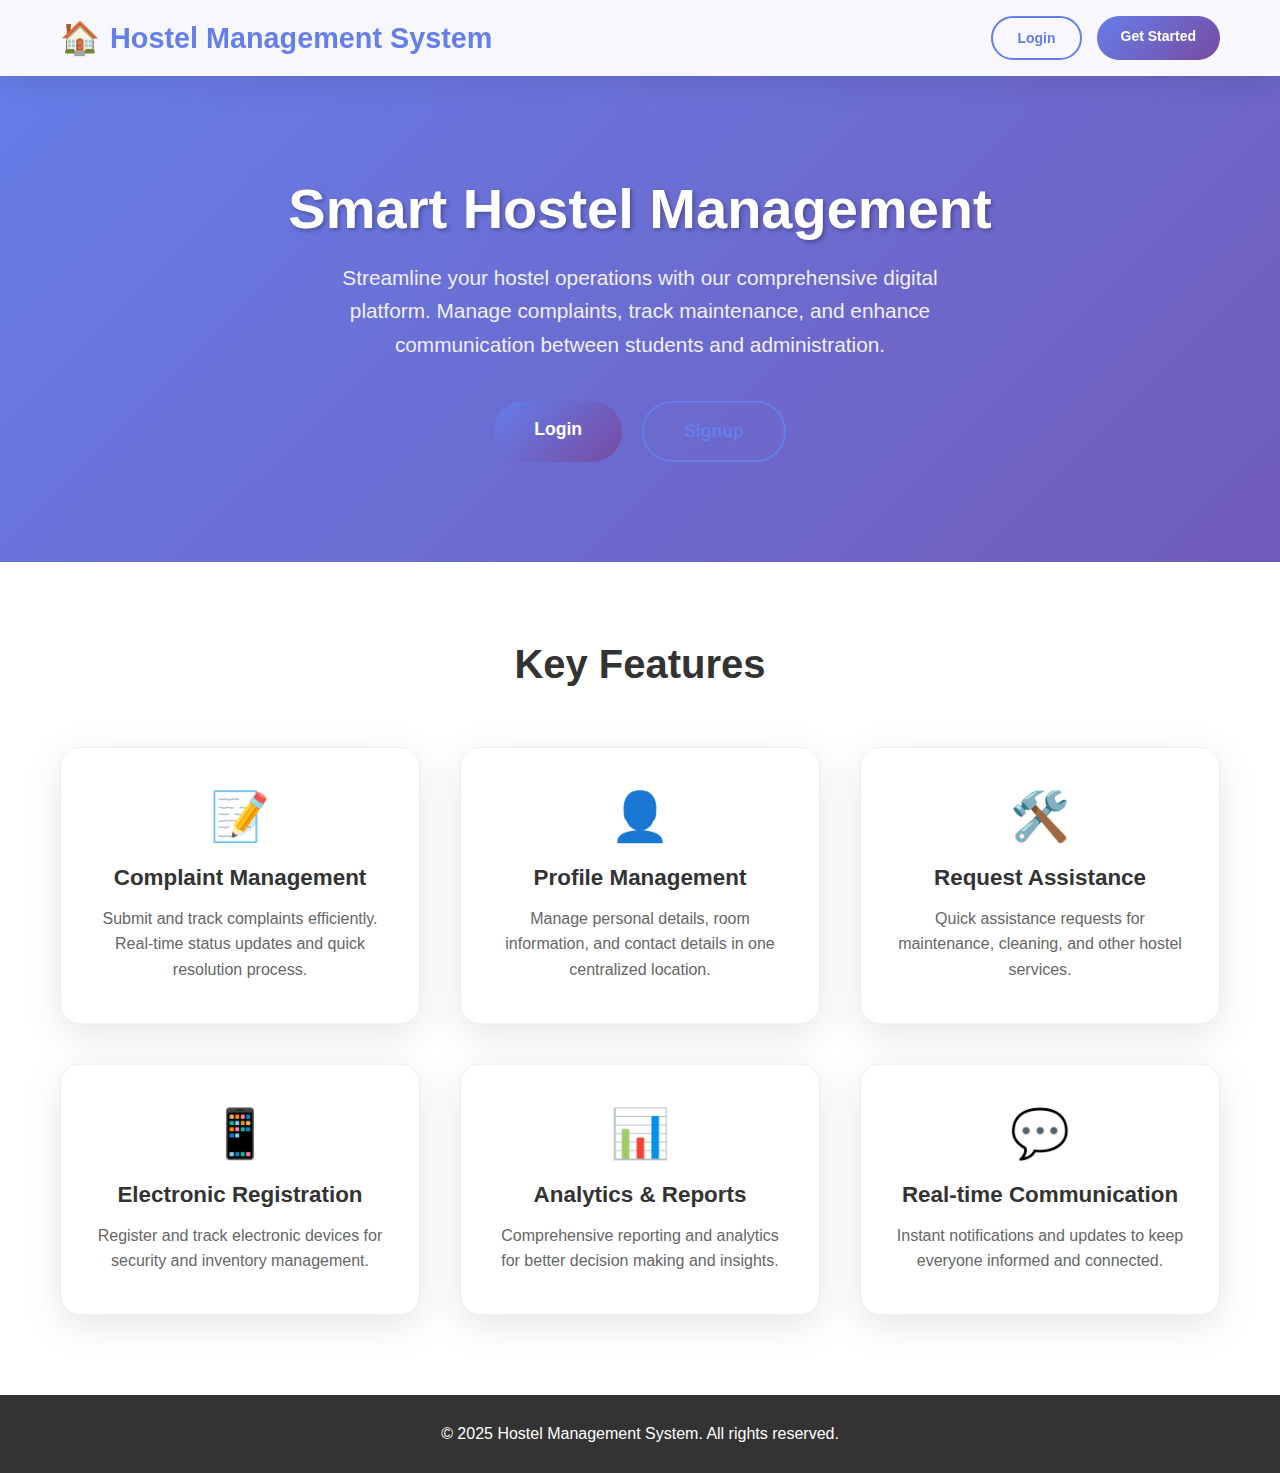
<file: index.html>
<!DOCTYPE html>
<html lang="en">
<head>
    <meta charset="UTF-8">
    <meta name="viewport" content="width=device-width, initial-scale=1.0">
    <title>Hostel Management System</title>
    <link rel = "stylesheet" href="index.css" >
    
</head>
<body>
    <header class="header">
        <div class="container">
            <nav class="nav">
                <div class="logo">
                    Hostel Management System
                </div>
                <div class="login-buttons">
                    <a href="#" class="btn btn-secondary" onclick="openModal()">Login</a>
                    <a href="#" class="btn btn-primary" onclick="openModal()">Get Started</a>
                </div>
            </nav>
        </div>
    </header>

    <main>
        <section class="hero">
            <div class="container">
                <h1>Smart Hostel Management</h1>
                <p>Streamline your hostel operations with our comprehensive digital platform. Manage complaints, track maintenance, and enhance communication between students and administration.</p>
                <div class="cta-buttons">
                    <a href="#" class="btn btn-primary btn-large" onclick="openModal()">Login</a>
                    <a href="#" class="btn btn-secondary btn-large" onclick="openModal()">Signup</a>
                </div>
            </div>
        </section>

        <section class="features">
            <div class="container">
                <h2>Key Features</h2>
                <div class="features-grid">
                    <div class="feature-card">
                        <div class="feature-icon">📝</div>
                        <h3>Complaint Management</h3>
                        <p>Submit and track complaints efficiently. Real-time status updates and quick resolution process.</p>
                    </div>
                    <div class="feature-card">
                        <div class="feature-icon">👤</div>
                        <h3>Profile Management</h3>
                        <p>Manage personal details, room information, and contact details in one centralized location.</p>
                    </div>
                    <div class="feature-card">
                        <div class="feature-icon">🛠️</div>
                        <h3>Request Assistance</h3>
                        <p>Quick assistance requests for maintenance, cleaning, and other hostel services.</p>
                    </div>
                    <div class="feature-card">
                        <div class="feature-icon">📱</div>
                        <h3>Electronic Registration</h3>
                        <p>Register and track electronic devices for security and inventory management.</p>
                    </div>
                    <div class="feature-card">
                        <div class="feature-icon">📊</div>
                        <h3>Analytics & Reports</h3>
                        <p>Comprehensive reporting and analytics for better decision making and insights.</p>
                    </div>
                    <div class="feature-card">
                        <div class="feature-icon">💬</div>
                        <h3>Real-time Communication</h3>
                        <p>Instant notifications and updates to keep everyone informed and connected.</p>
                    </div>
                </div>
            </div>
        </section>
    </main>

    <footer class="footer">
        <div class="container">
            <p>&copy; 2025 Hostel Management System. All rights reserved.</p>
        </div>
    </footer>

    <!-- Panel Selection Modal -->
    <div id="panelModal" class="modal">
        <div class="modal-content">
            <span class="close" onclick="closeModal()">&times;</span>
            <h2>Select Your Panel</h2>
            <div class="panel-buttons">
                <a href="studentlogin.html" class="panel-btn">
                    <div class="icon">🎓</div>
                    <div class="title">Student Panel</div>
                </a>
                <a href="adminlogin.html" class="panel-btn">
                    <div class="icon">👨‍🏫</div>
                    <div class="title">Faculty Panel</div>
                </a>
            </div>
        </div>
    </div>

    <script>
        function openModal() {
            document.getElementById('panelModal').style.display = 'block';
        }

        function closeModal() {
            document.getElementById('panelModal').style.display = 'none';
        }

        // Close modal when clicking outside
        window.onclick = function(event) {
            const modal = document.getElementById('panelModal');
            if (event.target === modal) {
                closeModal();
            }
        }

        // Smooth scrolling for anchor links
        document.querySelectorAll('a[href^="#"]').forEach(anchor => {
            anchor.addEventListener('click', function (e) {
                e.preventDefault();
                const target = document.querySelector(this.getAttribute('href'));
                if (target) {
                    target.scrollIntoView({
                        behavior: 'smooth'
                    });
                }
            });
        });

        // Add scroll effect to header
        window.addEventListener('scroll', function() {
            const header = document.querySelector('.header');
            if (window.scrollY > 100) {
                header.style.background = 'rgba(255, 255, 255, 0.98)';
            } else {
                header.style.background = 'rgba(255, 255, 255, 0.95)';
            }
        });
    </script>
</body>
</html>
</file>
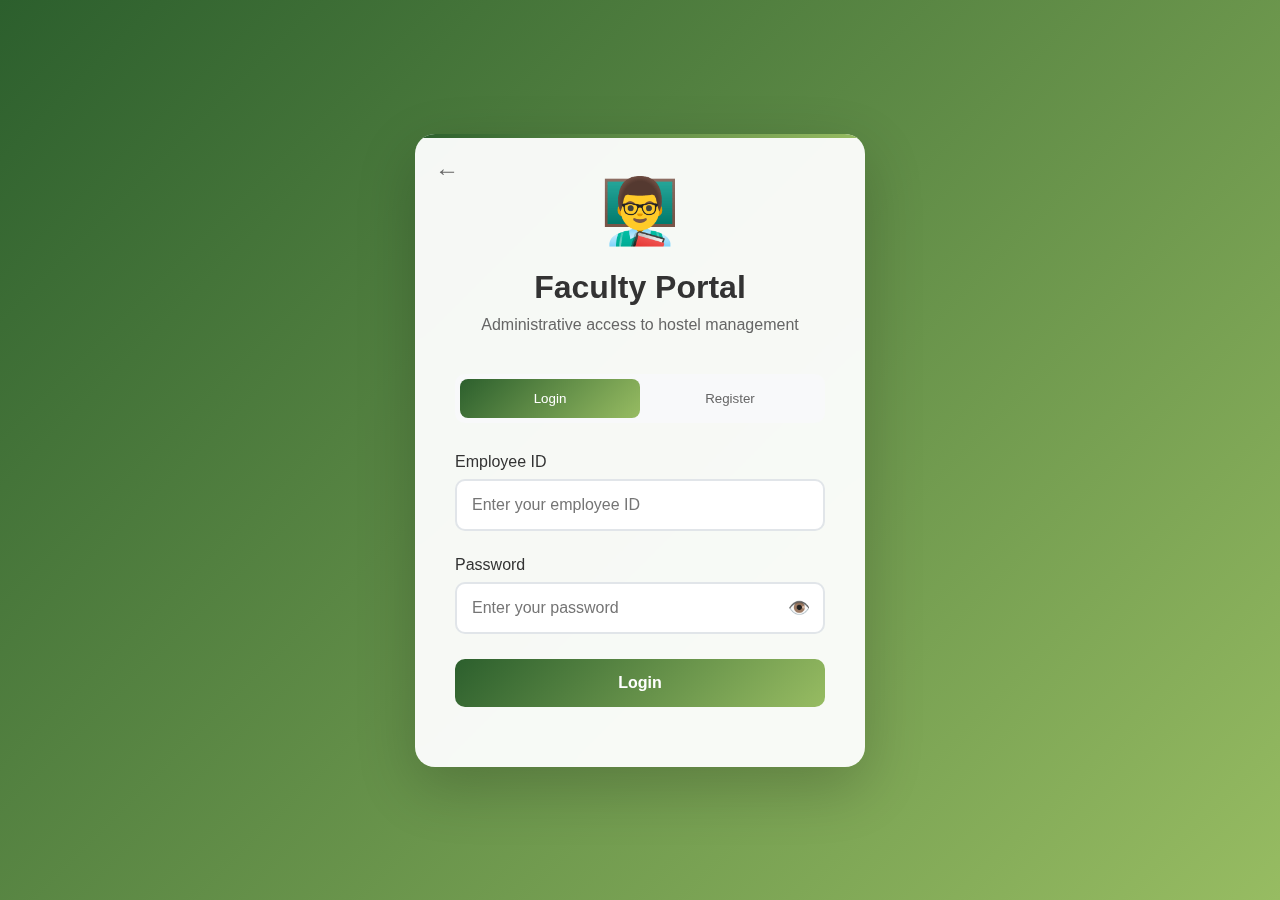
<file: adminlogin.html>
<!DOCTYPE html>
<html lang="en">
<head>
    <meta charset="UTF-8">
    <meta name="viewport" content="width=device-width, initial-scale=1.0">
    <title>Faculty Login - Hostel Management System</title>
    <link rel="stylesheet" href="adminlogin.css">
</head>
<body>
    <div class="auth-container">
        <button class="back-btn" onclick="goBack()">←</button>
        
        <div class="auth-header">
            <div class="auth-icon">👨‍🏫</div>
            <h1 class="auth-title">Faculty Portal</h1>
            <p class="auth-subtitle">Administrative access to hostel management</p>
        </div>

        <div class="tabs">
            <button class="tab-btn active" onclick="showTab('login')">Login</button>
            <button class="tab-btn" onclick="showTab('register')">Register</button>
        </div>

        <div class="success-message" id="successMessage">
            Registration successful! Redirecting...
        </div>

        <!-- Login Form -->
        <form id="loginForm" class="form active">
            <div class="form-group">
                <label for="loginEmployee">Employee ID</label>
                <input type="text" id="loginEmployee" class="form-input" placeholder="Enter your employee ID" required>
                <div class="error-message" id="loginEmployeeError">Employee ID is required</div>
            </div>

            <div class="form-group">
                <label for="loginPassword">Password</label>
                <div class="password-toggle">
                    <input type="password" id="loginPassword" class="form-input" placeholder="Enter your password" required>
                    <button type="button" class="password-toggle-btn" onclick="togglePassword('loginPassword')">👁️</button>
                </div>
                <div class="error-message" id="loginPasswordError">Password is required</div>
            </div>

            <button type="submit" class="btn">Login</button>
        </form>

        <!-- Register Form -->
        <form id="registerForm" class="form">
            <div class="form-group">
                <label for="registerName">Full Name</label>
                <input type="text" id="registerName" class="form-input" placeholder="Enter your full name" required>
                <div class="error-message" id="registerNameError">Full name is required</div>
            </div>

            <div class="form-group">
                <label for="registerEmployee">Employee ID</label>
                <input type="text" id="registerEmployee" class="form-input" placeholder="Enter your employee ID" required>
                <div class="error-message" id="registerEmployeeError">Employee ID is required</div>
            </div>

            <div class="form-group">
                <label for="registerEmail">Email</label>
                <input type="email" id="registerEmail" class="form-input" placeholder="Enter your official email" required>
                <div class="error-message" id="registerEmailError">Please enter a valid email</div>
            </div>

            <div class="form-group">
                <label for="registerPhone">Phone Number</label>
                <input type="tel" id="registerPhone" class="form-input" placeholder="Enter your phone number" required>
                <div class="error-message" id="registerPhoneError">Phone number is required</div>
            </div>

            <div class="form-group">
                <label for="registerDepartment">Department</label>
                <select id="registerDepartment" class="form-select" required>
                    <option value="">Select Department</option>
                    <option value="administration">Administration</option>
                    <option value="maintenance">Maintenance</option>
                    <option value="security">Security</option>
                    <option value="housekeeping">Housekeeping</option>
                    <option value="warden">Warden</option>
                    <option value="it">IT Support</option>
                </select>
                <div class="error-message" id="registerDepartmentError">Please select a department</div>
            </div>

            <div class="form-group">
                <label for="registerDesignation">Designation</label>
                <input type="text" id="registerDesignation" class="form-input" placeholder="Enter your designation" required>
                <div class="error-message" id="registerDesignationError">Designation is required</div>
            </div>

            <div class="form-group">
                <label for="registerPassword">Password</label>
                <div class="password-toggle">
                    <input type="password" id="registerPassword" class="form-input" placeholder="Create a password" required>
                    <button type="button" class="password-toggle-btn" onclick="togglePassword('registerPassword')">👁️</button>
                </div>
                <div class="error-message" id="registerPasswordError">Password is required</div>
            </div>

            <div class="form-group">
                <label for="confirmPassword">Confirm Password</label>
                <div class="password-toggle">
                    <input type="password" id="confirmPassword" class="form-input" placeholder="Confirm your password" required>
                    <button type="button" class="password-toggle-btn" onclick="togglePassword('confirmPassword')">👁️</button>
                </div>
                <div class="error-message" id="confirmPasswordError">Passwords do not match</div>
            </div>

            <button type="submit" class="btn">Register</button>
        </form>
    </div>

    <script>
        // Tab switching
        function showTab(tabName) {
            document.querySelectorAll('.form').forEach(form => form.classList.remove('active'));
            document.querySelectorAll('.tab-btn').forEach(btn => btn.classList.remove('active'));

            if (tabName === 'login') {
                document.getElementById('loginForm').classList.add('active');
                document.querySelector('.tab-btn:first-child').classList.add('active');
            } else {
                document.getElementById('registerForm').classList.add('active');
                document.querySelector('.tab-btn:last-child').classList.add('active');
            }

            document.getElementById('successMessage').style.display = 'none';
        }

        // Password toggle
        function togglePassword(inputId) {
            const input = document.getElementById(inputId);
            const btn = input.nextElementSibling;
            if (input.type === 'password') {
                input.type = 'text';
                btn.textContent = '🙈';
            } else {
                input.type = 'password';
                btn.textContent = '👁️';
            }
        }

        // Login form -> direct redirect
        document.getElementById('loginForm').addEventListener('submit', function(e) {
            e.preventDefault();
            window.location.href = 'admindashboard.html';
        });

        // Register form -> direct redirect
        document.getElementById('registerForm').addEventListener('submit', function(e) {
            e.preventDefault();
            window.location.href = 'admindashboard.html';
        });

        // Go back
        function goBack() {
            window.location.href = 'index.html';
        }

        // Simple password match check
        document.getElementById('confirmPassword').addEventListener('input', function() {
            const pw = document.getElementById('registerPassword').value;
            if (this.value !== pw) {
                document.getElementById('confirmPasswordError').style.display = 'block';
            } else {
                document.getElementById('confirmPasswordError').style.display = 'none';
            }
        });
    </script>
</body>
</html>
</file>
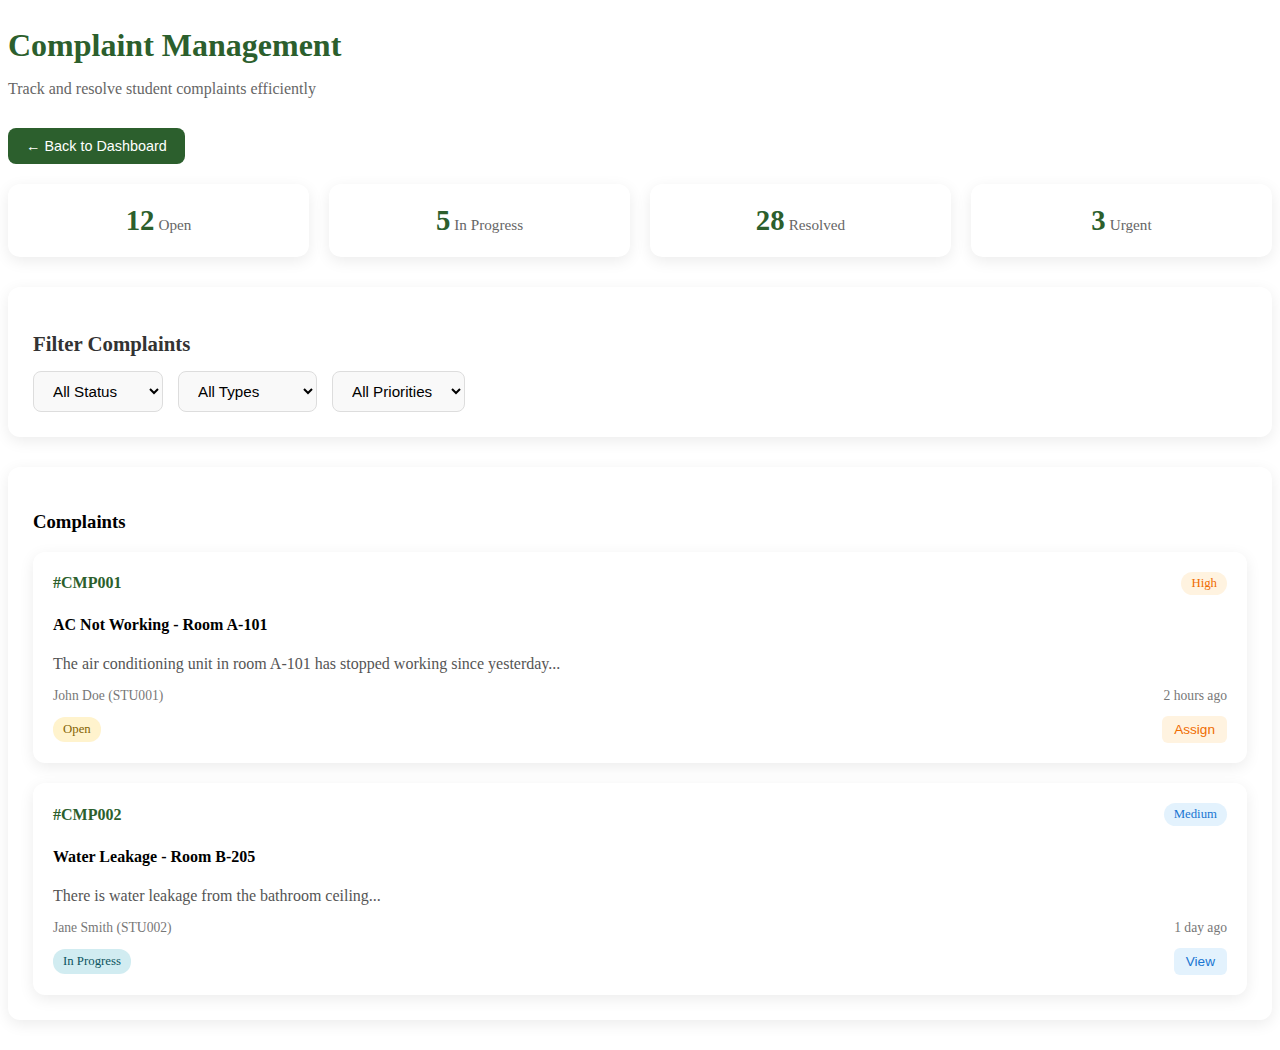
<file: complaintmanagement.html>
<!DOCTYPE html>
<html lang="en">
<head>
    <meta charset="UTF-8">
    <meta name="viewport" content="width=device-width, initial-scale=1.0">
    <title>Document</title>
    <link rel = "stylesheet" href="complaintmanagement.css" >
</head>
<body>
        <div class="admin-page" id="complaintManagement">
        <div class="page-header">
            <h2>Complaint Management</h2>
            <p>Track and resolve student complaints efficiently</p>
        </div>
        
        <div class="page-content">
            <button class="btn back-btn" onclick="showAdminDashboard()">← Back to Dashboard</button>
            
            <!-- Complaint Stats -->
            <div class="mini-stats">
                <div class="mini-stat">
                    <span class="mini-stat-number">12</span>
                    <span class="mini-stat-label">Open</span>
                </div>
                <div class="mini-stat">
                    <span class="mini-stat-number">5</span>
                    <span class="mini-stat-label">In Progress</span>
                </div>
                <div class="mini-stat">
                    <span class="mini-stat-number">28</span>
                    <span class="mini-stat-label">Resolved</span>
                </div>
                <div class="mini-stat">
                    <span class="mini-stat-number">3</span>
                    <span class="mini-stat-label">Urgent</span>
                </div>
            </div>

            <!-- Complaint Filters -->
            <div class="section-card">
                <div class="section-header">
                    <h3>Filter Complaints</h3>
                </div>
                <div class="search-controls">
                    <select class="filter-select" id="complaintStatusFilter">
                        <option value="">All Status</option>
                        <option value="open">Open</option>
                        <option value="in-progress">In Progress</option>
                        <option value="resolved">Resolved</option>
                    </select>
                    <select class="filter-select" id="complaintTypeFilter">
                        <option value="">All Types</option>
                        <option value="maintenance">Maintenance</option>
                        <option value="electrical">Electrical</option>
                        <option value="plumbing">Plumbing</option>
                        <option value="cleaning">Cleaning</option>
                    </select>
                    <select class="filter-select" id="priorityFilter">
                        <option value="">All Priorities</option>
                        <option value="urgent">Urgent</option>
                        <option value="high">High</option>
                        <option value="medium">Medium</option>
                        <option value="low">Low</option>
                    </select>
                </div>
            </div>

            <!-- Complaints List -->
            <div class="section-card">
                <h3>Complaints</h3>
                <div class="complaints-grid" id="complaintsGrid">
                    <div class="complaint-card">
                        <div class="complaint-header">
                            <span class="complaint-id">#CMP001</span>
                            <span class="priority-badge priority-high">High</span>
                        </div>
                        <h4>AC Not Working - Room A-101</h4>
                        <p class="complaint-description">The air conditioning unit in room A-101 has stopped working since yesterday...</p>
                        <div class="complaint-meta">
                            <span class="student-info">John Doe (STU001)</span>
                            <span class="complaint-date">2 hours ago</span>
                        </div>
                        <div class="complaint-status">
                            <span class="status-badge status-pending">Open</span>
                            <button class="btn-small btn-assign" onclick="assignComplaint('CMP001')">Assign</button>
                        </div>
                    </div>

                    <div class="complaint-card">
                        <div class="complaint-header">
                            <span class="complaint-id">#CMP002</span>
                            <span class="priority-badge priority-medium">Medium</span>
                        </div>
                        <h4>Water Leakage - Room B-205</h4>
                        <p class="complaint-description">There is water leakage from the bathroom ceiling...</p>
                        <div class="complaint-meta">
                            <span class="student-info">Jane Smith (STU002)</span>
                            <span class="complaint-date">1 day ago</span>
                        </div>
                        <div class="complaint-status">
                            <span class="status-badge status-progress">In Progress</span>
                            <button class="btn-small btn-view" onclick="viewComplaint('CMP002')">View</button>
                        </div>
                    </div>
                </div>
            </div>
        </div>
    </div>
</body>
</html>
</file>
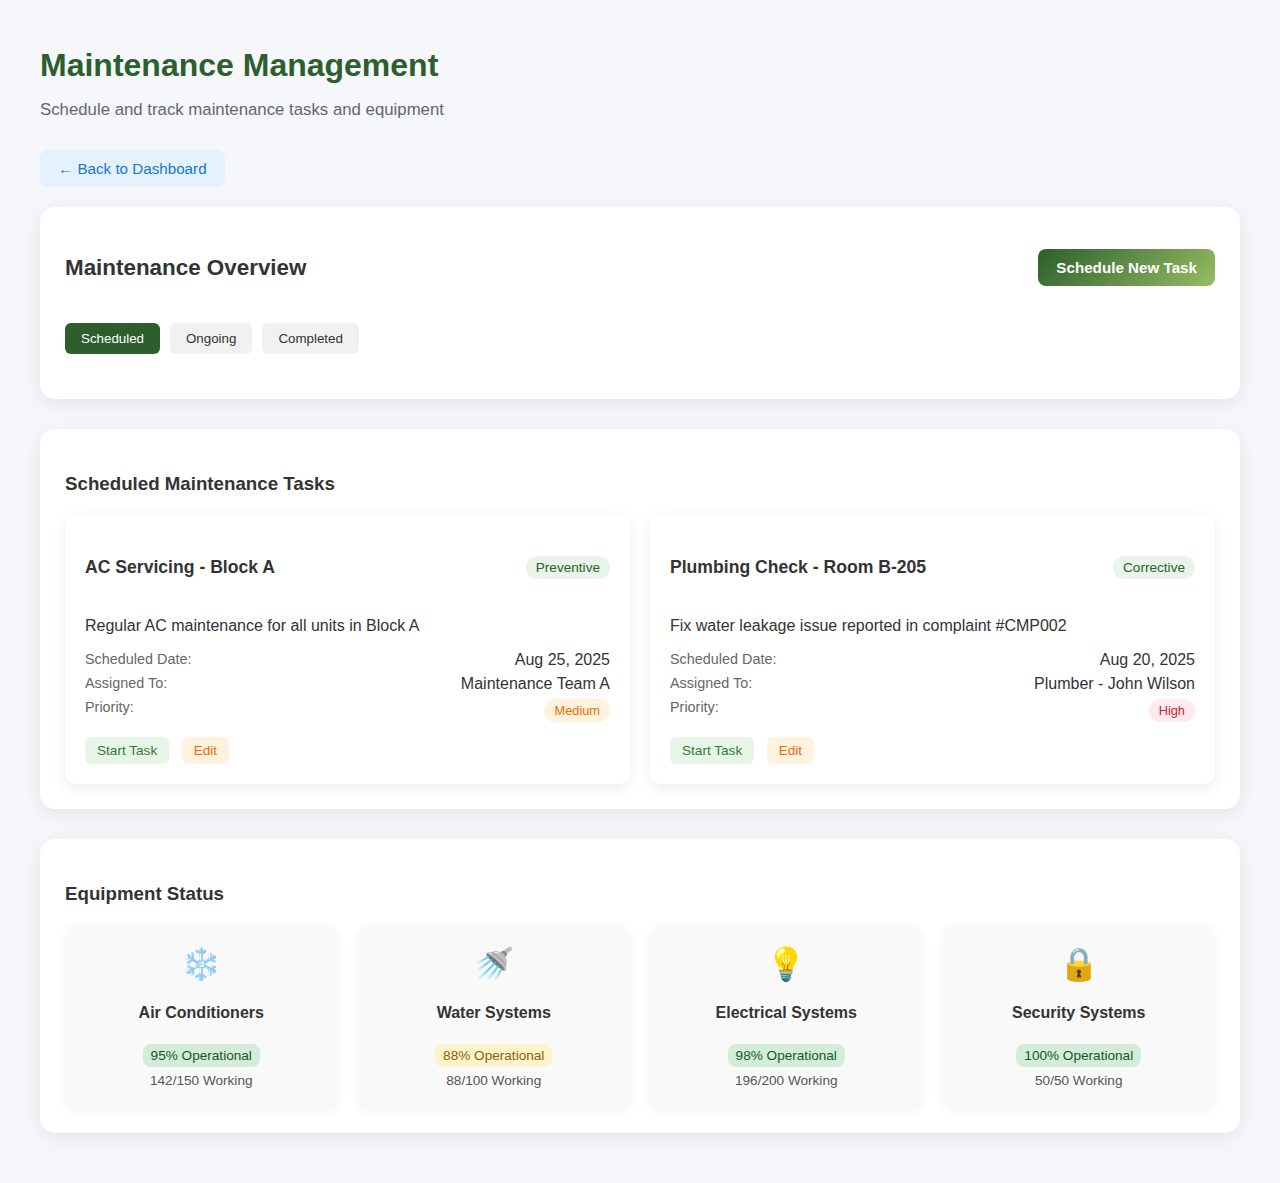
<file: maintainance.html>
<!DOCTYPE html>
<html lang="en">
<head>
    <meta charset="UTF-8">
    <meta name="viewport" content="width=device-width, initial-scale=1.0">
    <title>Document</title>
    <link rel = "stylesheet" href = "maintainance.css" >
</head>
<body>
    <div class="admin-page" id="maintenanceSection">
        <div class="page-header">
            <h2>Maintenance Management</h2>
            <p>Schedule and track maintenance tasks and equipment</p>
        </div>
        
        <div class="page-content">
            <button class="btn back-btn" onclick="showAdminDashboard()">← Back to Dashboard</button>
            
            <!-- Maintenance Overview -->
            <div class="section-card">
                <div class="section-header">
                    <h3>Maintenance Overview</h3>
                    <button class="btn btn-primary" onclick="scheduleNewMaintenance()">Schedule New Task</button>
                </div>
                <div class="maintenance-tabs">
                    <button class="tab-btn active" onclick="showMaintenanceTab('scheduled')">Scheduled</button>
                    <button class="tab-btn" onclick="showMaintenanceTab('ongoing')">Ongoing</button>
                    <button class="tab-btn" onclick="showMaintenanceTab('completed')">Completed</button>
                </div>
            </div>

            <!-- Scheduled Maintenance -->
            <div class="section-card" id="scheduledTab">
                <h3>Scheduled Maintenance Tasks</h3>
                <div class="maintenance-grid">
                    <div class="maintenance-card">
                        <div class="maintenance-header">
                            <h4>AC Servicing - Block A</h4>
                            <span class="maintenance-type">Preventive</span>
                        </div>
                        <p class="maintenance-description">Regular AC maintenance for all units in Block A</p>
                        <div class="maintenance-details">
                            <div class="detail-row">
                                <span class="detail-label">Scheduled Date:</span>
                                <span class="detail-value">Aug 25, 2025</span>
                            </div>
                            <div class="detail-row">
                                <span class="detail-label">Assigned To:</span>
                                <span class="detail-value">Maintenance Team A</span>
                            </div>
                            <div class="detail-row">
                                <span class="detail-label">Priority:</span>
                                <span class="priority-badge priority-medium">Medium</span>
                            </div>
                        </div>
                        <div class="maintenance-actions">
                            <button class="btn-small btn-start" onclick="startMaintenance('MT001')">Start Task</button>
                            <button class="btn-small btn-edit" onclick="editMaintenance('MT001')">Edit</button>
                        </div>
                    </div>

                    <div class="maintenance-card">
                        <div class="maintenance-header">
                            <h4>Plumbing Check - Room B-205</h4>
                            <span class="maintenance-type">Corrective</span>
                        </div>
                        <p class="maintenance-description">Fix water leakage issue reported in complaint #CMP002</p>
                        <div class="maintenance-details">
                            <div class="detail-row">
                                <span class="detail-label">Scheduled Date:</span>
                                <span class="detail-value">Aug 20, 2025</span>
                            </div>
                            <div class="detail-row">
                                <span class="detail-label">Assigned To:</span>
                                <span class="detail-value">Plumber - John Wilson</span>
                            </div>
                            <div class="detail-row">
                                <span class="detail-label">Priority:</span>
                                <span class="priority-badge priority-high">High</span>
                            </div>
                        </div>
                        <div class="maintenance-actions">
                            <button class="btn-small btn-start" onclick="startMaintenance('MT002')">Start Task</button>
                            <button class="btn-small btn-edit" onclick="editMaintenance('MT002')">Edit</button>
                        </div>
                    </div>
                </div>
            </div>

            <!-- Equipment Status -->
            <div class="section-card">
                <h3>Equipment Status</h3>
                <div class="equipment-grid">
                    <div class="equipment-item">
                        <div class="equipment-icon">❄️</div>
                        <h4>Air Conditioners</h4>
                        <div class="equipment-status">
                            <span class="status-good">95% Operational</span>
                            <span class="equipment-count">142/150 Working</span>
                        </div>
                    </div>
                    <div class="equipment-item">
                        <div class="equipment-icon">🚿</div>
                        <h4>Water Systems</h4>
                        <div class="equipment-status">
                            <span class="status-warning">88% Operational</span>
                            <span class="equipment-count">88/100 Working</span>
                        </div>
                    </div>
                    <div class="equipment-item">
                        <div class="equipment-icon">💡</div>
                        <h4>Electrical Systems</h4>
                        <div class="equipment-status">
                            <span class="status-good">98% Operational</span>
                            <span class="equipment-count">196/200 Working</span>
                        </div>
                    </div>
                    <div class="equipment-item">
                        <div class="equipment-icon">🔒</div>
                        <h4>Security Systems</h4>
                        <div class="equipment-status">
                            <span class="status-good">100% Operational</span>
                            <span class="equipment-count">50/50 Working</span>
                        </div>
                    </div>
                </div>
            </div>
        </div>
    </div>
</body>
</html>
</file>
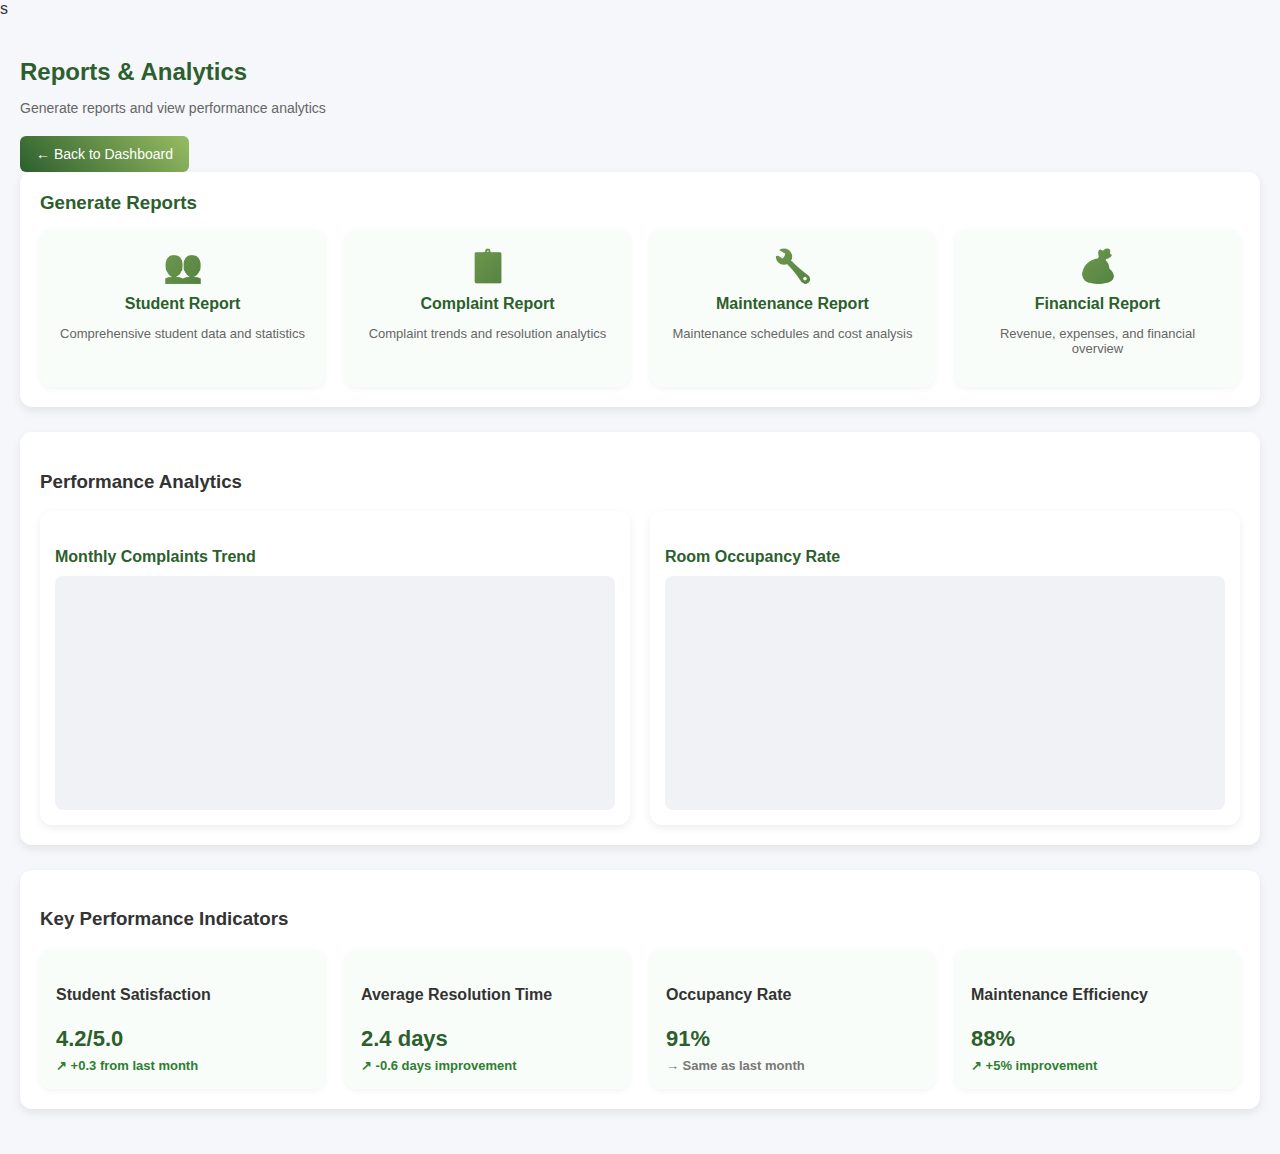
<file: reportandanalytics.html>
<!DOCTYPE html>
<html lang="en">
<head>
    <meta charset="UTF-8">
    <meta name="viewport" content="width=device-width, initial-scale=1.0">
    <title>Document</title>
    <link rel = "stylesheet" href = "reportandanalytics.css" >
</head>s
<body>
        <div class="admin-page" id="reportsAnalytics">
        <div class="page-header">
            <h2>Reports & Analytics</h2>
            <p>Generate reports and view performance analytics</p>
        </div>
        
        <div class="page-content">
            <button class="btn back-btn" onclick="showAdminDashboard()">← Back to Dashboard</button>
            
            <!-- Report Generation -->
            <div class="section-card">
                <div class="section-header">
                    <h3>Generate Reports</h3>
                </div>
                <div class="report-options">
                    <div class="report-card" onclick="generateReport('student')">
                        <div class="report-icon">👥</div>
                        <h4>Student Report</h4>
                        <p>Comprehensive student data and statistics</p>
                    </div>
                    <div class="report-card" onclick="generateReport('complaint')">
                        <div class="report-icon">📋</div>
                        <h4>Complaint Report</h4>
                        <p>Complaint trends and resolution analytics</p>
                    </div>
                    <div class="report-card" onclick="generateReport('maintenance')">
                        <div class="report-icon">🔧</div>
                        <h4>Maintenance Report</h4>
                        <p>Maintenance schedules and cost analysis</p>
                    </div>
                    <div class="report-card" onclick="generateReport('financial')">
                        <div class="report-icon">💰</div>
                        <h4>Financial Report</h4>
                        <p>Revenue, expenses, and financial overview</p>
                    </div>
                </div>
            </div>

            <!-- Analytics Dashboard -->
            <div class="section-card">
                <h3>Performance Analytics</h3>
                <div class="analytics-grid">
                    <div class="chart-container">
                        <h4>Monthly Complaints Trend</h4>
                        <div class="chart-placeholder">
                            <canvas id="complaintsChart" width="400" height="200"></canvas>
                        </div>
                    </div>
                    <div class="chart-container">
                        <h4>Room Occupancy Rate</h4>
                        <div class="chart-placeholder">
                            <canvas id="occupancyChart" width="400" height="200"></canvas>
                        </div>
                    </div>
                </div>
            </div>

            <!-- Key Metrics -->
            <div class="section-card">
                <h3>Key Performance Indicators</h3>
                <div class="kpi-grid">
                    <div class="kpi-card">
                        <h4>Student Satisfaction</h4>
                        <div class="kpi-value">4.2/5.0</div>
                        <div class="kpi-trend positive">↗ +0.3 from last month</div>
                    </div>
                    <div class="kpi-card">
                        <h4>Average Resolution Time</h4>
                        <div class="kpi-value">2.4 days</div>
                        <div class="kpi-trend positive">↗ -0.6 days improvement</div>
                    </div>
                    <div class="kpi-card">
                        <h4>Occupancy Rate</h4>
                        <div class="kpi-value">91%</div>
                        <div class="kpi-trend neutral">→ Same as last month</div>
                    </div>
                    <div class="kpi-card">
                        <h4>Maintenance Efficiency</h4>
                        <div class="kpi-value">88%</div>
                        <div class="kpi-trend positive">↗ +5% improvement</div>
                    </div>
                </div>
            </div>
        </div>
    </div>
</body>
</html>
</file>
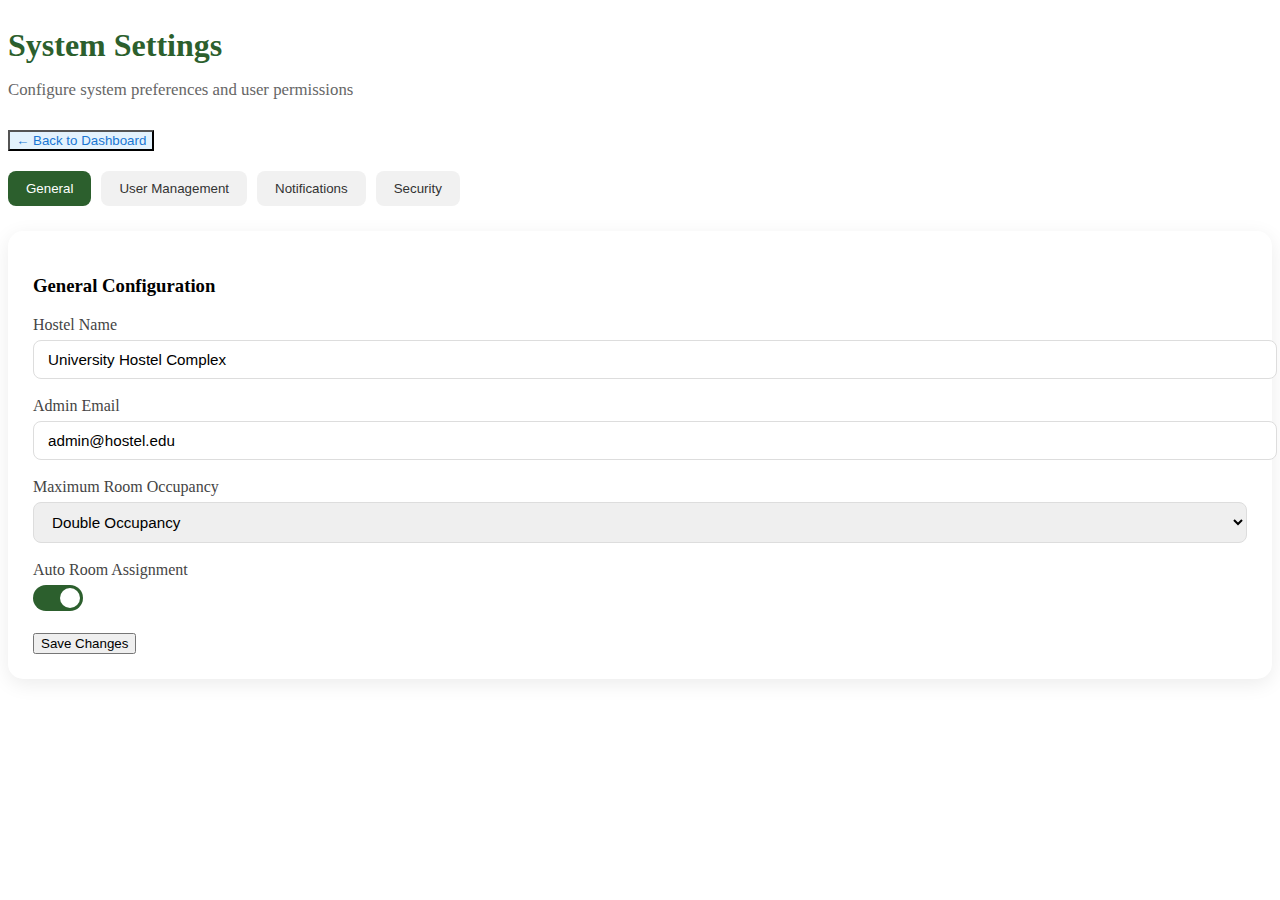
<file: setting.html>
<!DOCTYPE html>
<html lang="en">
<head>
    <meta charset="UTF-8">
    <meta name="viewport" content="width=device-width, initial-scale=1.0">
    <title>Document</title>
    <link rel = "stylesheet" href = "setting.css" >
</head>
<body>
        <div class="admin-page" id="settingsSection">
        <div class="page-header">
            <h2>System Settings</h2>
            <p>Configure system preferences and user permissions</p>
        </div>
        
        <div class="page-content">
            <button class="btn back-btn" onclick="showAdminDashboard()">← Back to Dashboard</button>
            
            <!-- Settings Navigation -->
            <div class="settings-nav">
                <button class="settings-tab active" onclick="showSettingsTab('general')">General</button>
                <button class="settings-tab" onclick="showSettingsTab('users')">User Management</button>
                <button class="settings-tab" onclick="showSettingsTab('notifications')">Notifications</button>
                <button class="settings-tab" onclick="showSettingsTab('security')">Security</button>
            </div>

            <!-- General Settings -->
            <div class="settings-content" id="generalSettings">
                <div class="section-card">
                    <h3>General Configuration</h3>
                    <form class="settings-form">
                        <div class="form-group">
                            <label for="hostelName">Hostel Name</label>
                            <input type="text" id="hostelName" value="University Hostel Complex" class="form-input">
                        </div>
                        <div class="form-group">
                            <label for="adminEmail">Admin Email</label>
                            <input type="email" id="adminEmail" value="admin@hostel.edu" class="form-input">
                        </div>
                        <div class="form-group">
                            <label for="maxOccupancy">Maximum Room Occupancy</label>
                            <select id="maxOccupancy" class="form-select">
                                <option value="1">Single Occupancy</option>
                                <option value="2" selected>Double Occupancy</option>
                                <option value="3">Triple Occupancy</option>
                            </select>
                        </div>
                        <div class="form-group">
                            <label for="autoAssignment">Auto Room Assignment</label>
                            <div class="toggle-switch">
                                <input type="checkbox" id="autoAssignment" checked>
                                <span class="slider"></span>
                            </div>
                        </div>
                        <button type="button" class="btn btn-primary" onclick="saveGeneralSettings()">Save Changes</button>
                    </form>
                </div>
            </div>

            <!-- User Management -->
            <div class="settings-content" id="userManagement" style="display: none;">
                <div class="section-card">
                    <div class="section-header">
                        <h3>User Roles & Permissions</h3>
                        <button class="btn btn-primary" onclick="addNewUser()">Add New User</button>
                    </div>
                    <div class="users-table">
                        <table class="data-table">
                            <thead>
                                <tr>
                                    <th>Name</th>
                                    <th>Email</th>
                                    <th>Role</th>
                                    <th>Status</th>
                                    <th>Actions</th>
                                </tr>
                            </thead>
                            <tbody>
                                <tr>
                                    <td>John Admin</td>
                                    <td>john.admin@hostel.edu</td>
                                    <td><span class="role-badge role-admin">Super Admin</span></td>
                                    <td><span class="status-badge status-active">Active</span></td>
                                    <td>
                                        <button class="btn-small btn-edit" onclick="editUser('1')">Edit</button>
                                    </td>
                                </tr>
                                <tr>
                                    <td>Sarah Manager</td>
                                    <td>sarah.manager@hostel.edu</td>
                                    <td><span class="role-badge role-manager">Manager</span></td>
                                    <td><span class="status-badge status-active">Active</span></td>
                                    <td>
                                        <button class="btn-small btn-edit" onclick="editUser('2')">Edit</button>
                                        <button class="btn-small btn-deactivate" onclick="deactivateUser('2')">Deactivate</button>
                                    </td>
                                </tr>
                            </tbody>
                        </table>
                    </div>
                </div>
            </div>

            <!-- Notification Settings -->
            <div class="settings-content" id="notificationSettings" style="display: none;">
                <div class="section-card">
                    <h3>Notification Preferences</h3>
                    <form class="settings-form">
                        <div class="notification-group">
                            <h4>Email Notifications</h4>
                            <div class="notification-item">
                                <label>New Student Registration</label>
                                <div class="toggle-switch">
                                    <input type="checkbox" id="newRegistration" checked>
                                    <span class="slider"></span>
                                </div>
                            </div>
                            <div class="notification-item">
                                <label>New Complaints</label>
                                <div class="toggle-switch">
                                    <input type="checkbox" id="newComplaints" checked>
                                    <span class="slider"></span>
                                </div>
                            </div>
                            <div class="notification-item">
                                <label>Maintenance Reminders</label>
                                <div class="toggle-switch">
                                    <input type="checkbox" id="maintenanceReminders" checked>
                                    <span class="slider"></span>
                                </div>
                            </div>
                        </div>
                        <button type="button" class="btn btn-primary" onclick="saveNotificationSettings()">Save Preferences</button>
                    </form>
                </div>
            </div>

            <!-- Security Settings -->
            <div class="settings-content" id="securitySettings" style="display: none;">
                <div class="section-card">
                    <h3>Security Configuration</h3>
                    <form class="settings-form">
                        <div class="form-group">
                            <label for="passwordPolicy">Password Policy</label>
                            <select id="passwordPolicy" class="form-select">
                                <option value="weak">Weak (6+ characters)</option>
                                <option value="medium" selected>Medium (8+ chars, mixed case)</option>
                                <option value="strong">Strong (12+ chars, special chars)</option>
                            </select>
                        </div>
                        <div class="form-group">
                            <label for="sessionTimeout">Session Timeout (minutes)</label>
                            <input type="number" id="sessionTimeout" value="30" min="15" max="480" class="form-input">
                        </div>
                        <div class="form-group">
                            <label>Two-Factor Authentication</label>
                            <div class="toggle-switch">
                                <input type="checkbox" id="twoFactorAuth">
                                <span class="slider"></span>
                            </div>
                        </div>
                        <button type="button" class="btn btn-primary" onclick="saveSecuritySettings()">Update Security</button>
                    </form>
                </div>
            </div>
        </div>
    </div>
</body>
</html>
</file>
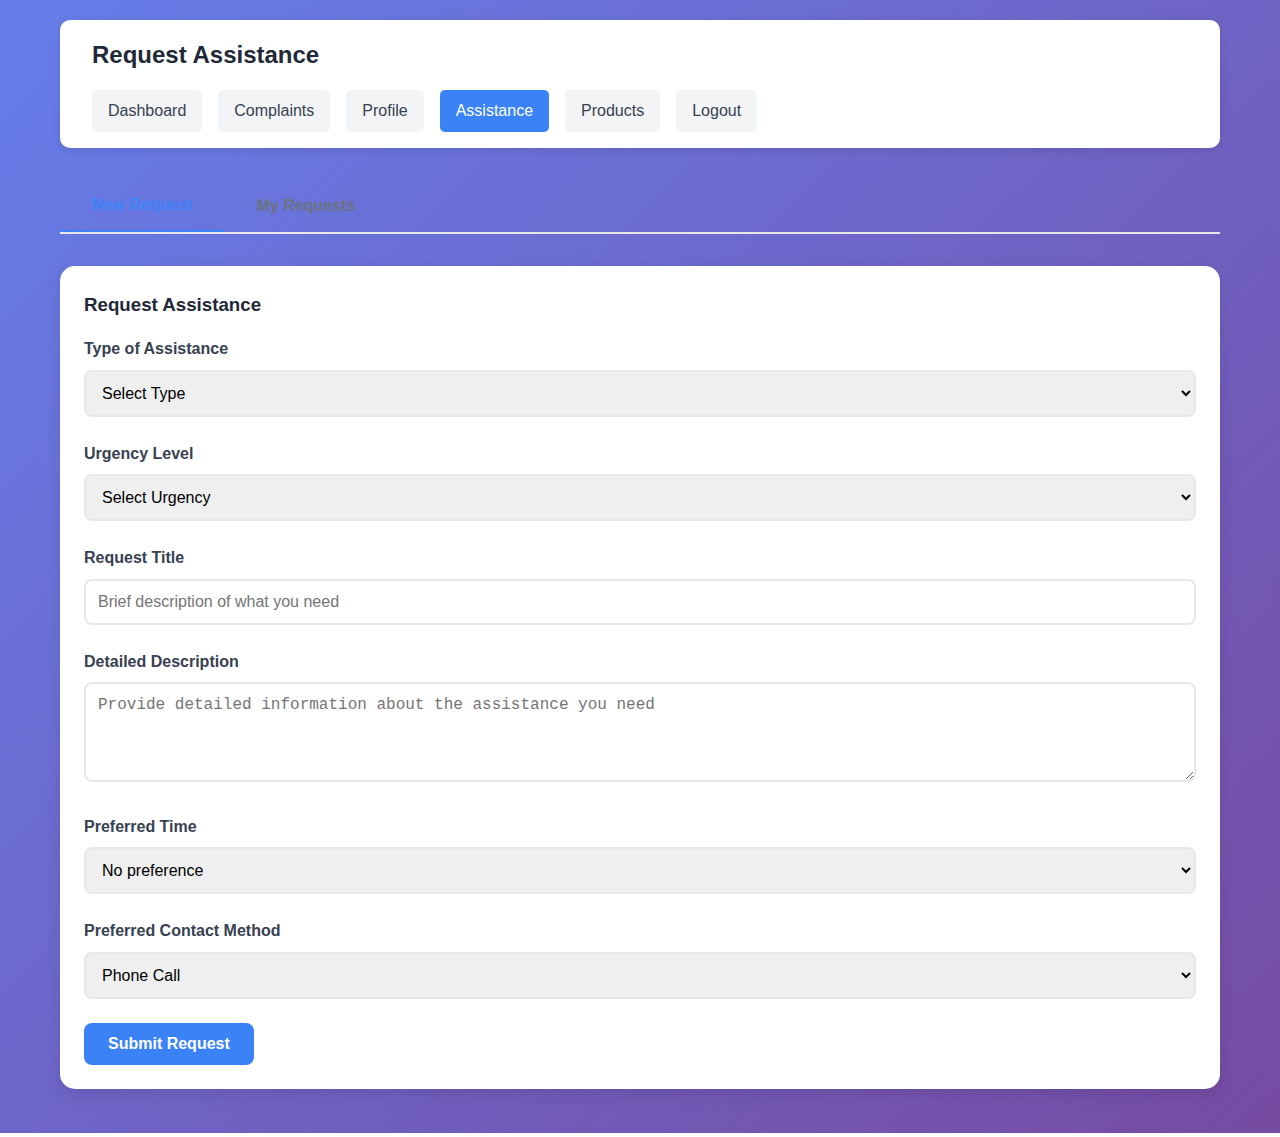
<file: studentassistance.html>
<!DOCTYPE html>
<html lang="en">
<head>
    <meta charset="UTF-8">
    <meta name="viewport" content="width=device-width, initial-scale=1.0">
    <title>Assistance - Hostel Management</title>
    <link rel="stylesheet" href="main.css">
</head>
<body>
    <div class="container">
        <div class="nav-header">
            <h1>Request Assistance</h1>
            <div class="nav-links">
                <a href="studentdashboard.html" class="nav-link">Dashboard</a>
                <a href="studentcomplaint.html" class="nav-link">Complaints</a>
                <a href="studentprofile.html" class="nav-link">Profile</a>
                <a href="studentassistance.html" class="nav-link active">Assistance</a>
                <a href="studentproduct.html" class="nav-link">Products</a>
                <a href="index.html" class="nav-link">Logout</a>
            </div>
        </div>
        
        <main class="main-content">
            <div style="width: 100%;">
                <div class="tabs">
                    <button class="tab active" onclick="switchTab('new-request')">New Request</button>
                    <button class="tab" onclick="switchTab('my-requests')">My Requests</button>
                </div>
                
                <!-- New Assistance Request -->
                <div id="new-request" class="tab-content active">
                    <div class="card">
                        <h3>Request Assistance</h3>
                        <form id="assistanceForm">
                            <div class="form-group">
                                <label for="assistanceType">Type of Assistance</label>
                                <select id="assistanceType" required>
                                    <option value="">Select Type</option>
                                    <option value="maintenance">Maintenance Support</option>
                                    <option value="technical">Technical Support</option>
                                    <option value="housekeeping">Housekeeping</option>
                                    <option value="laundry">Laundry Service</option>
                                    <option value="general">General Help</option>
                                    <option value="emergency">Emergency</option>
                                </select>
                            </div>
                            <div class="form-group">
                                <label for="urgency">Urgency Level</label>
                                <select id="urgency" required>
                                    <option value="">Select Urgency</option>
                                    <option value="low">Low - Can wait</option>
                                    <option value="medium">Medium - Within a day</option>
                                    <option value="high">High - Within hours</option>
                                    <option value="urgent">Urgent - Immediate</option>
                                </select>
                            </div>
                            <div class="form-group">
                                <label for="title">Request Title</label>
                                <input type="text" id="title" required placeholder="Brief description of what you need">
                            </div>
                            <div class="form-group">
                                <label for="details">Detailed Description</label>
                                <textarea id="details" rows="4" required placeholder="Provide detailed information about the assistance you need"></textarea>
                            </div>
                            <div class="form-group">
                                <label for="preferredTime">Preferred Time</label>
                                <select id="preferredTime">
                                    <option value="">No preference</option>
                                    <option value="morning">Morning (8 AM - 12 PM)</option>
                                    <option value="afternoon">Afternoon (12 PM - 5 PM)</option>
                                    <option value="evening">Evening (5 PM - 8 PM)</option>
                                </select>
                            </div>
                            <div class="form-group">
                                <label for="contactMethod">Preferred Contact Method</label>
                                <select id="contactMethod">
                                    <option value="phone">Phone Call</option>
                                    <option value="email">Email</option>
                                    <option value="visit">Room Visit</option>
                                </select>
                            </div>
                            <button type="submit" class="btn btn-primary">Submit Request</button>
                        </form>
                    </div>
                </div>
                
                <!-- My Requests -->
                <div id="my-requests" class="tab-content">
                    <div class="card">
                        <div style="display: flex; justify-content: space-between; align-items: center; margin-bottom: 1rem;">
                            <div>
                                <strong>Request #AR001</strong>
                                <span class="status-badge status-progress">In Progress</span>
                            </div>
                            <small style="color: #6b7280;">1 hour ago</small>
                        </div>
                        <h4 style="margin-bottom: 0.5rem;">Room cleaning service</h4>
                        <p style="color: #6b7280; margin-bottom: 1rem;">Need deep cleaning of room 205 before parents visit this weekend.</p>
                        <div style="display: flex; gap: 1rem; font-size: 0.875rem; color: #6b7280; margin-bottom: 1rem;">
                            <span>Type: Housekeeping</span>
                            <span>Urgency: Medium</span>
                            <span>Preferred: Afternoon</span>
                        </div>
                        <div style="background: #f3f4f6; padding: 1rem; border-radius: 8px;">
                            <strong style="color: #374151;">Staff Response:</strong>
                            <p style="color: #6b7280; margin-top: 0.5rem;">Cleaning staff has been assigned. They will visit your room tomorrow afternoon between 2-4 PM.</p>
                            <small style="color: #6b7280;">- Housekeeping Manager, 30 minutes ago</small>
                        </div>
                    </div>
                    
                    <div class="card">
                        <div style="display: flex; justify-content: space-between; align-items: center; margin-bottom: 1rem;">
                            <div>
                                <strong>Request #AR002</strong>
                                <span class="status-badge status-completed">Completed</span>
                            </div>
                            <small style="color: #6b7280;">Yesterday</small>
                        </div>
                        <h4 style="margin-bottom: 0.5rem;">WiFi connection issues</h4>
                        <p style="color: #6b7280; margin-bottom: 1rem;">Internet connection is very slow in room 205, unable to attend online classes.</p>
                        <div style="display: flex; gap: 1rem; font-size: 0.875rem; color: #6b7280; margin-bottom: 1rem;">
                            <span>Type: Technical</span>
                            <span>Urgency: High</span>
                            <span>Preferred: Morning</span>
                        </div>
                        <div style="background: #f3f4f6; padding: 1rem; border-radius: 8px;">
                            <strong style="color: #374151;">Resolution:</strong>
                            <p style="color: #6b7280; margin-top: 0.5rem;">Router was reset and connection optimized. Speed test shows normal performance. Issue resolved.</p>
                            <small style="color: #6b7280;">- IT Support Team, Yesterday 3:45 PM</small>
                        </div>
                    </div>
                    
                    <div class="card">
                        <div style="display: flex; justify-content: space-between; align-items: center; margin-bottom: 1rem;">
                            <div>
                                <strong>Request #AR003</strong>
                                <span class="status-badge status-pending">Pending</span>
                            </div>
                            <small style="color: #6b7280;">2 days ago</small>
                        </div>
                        <h4 style="margin-bottom: 0.5rem;">Laundry service booking</h4>
                        <p style="color: #6b7280; margin-bottom: 1rem;">Need to schedule weekly laundry pickup and delivery service.</p>
                        <div style="display: flex; gap: 1rem; font-size: 0.875rem; color: #6b7280;">
                            <span>Type: Laundry</span>
                            <span>Urgency: Low</span>
                            <span>Preferred: Morning</span>
                        </div>
                    </div>
                </div>
            </div>
        </main>
    </div>
    
    <script> // Assistance request functionality
function switchTab(tabName) {
  const tabContents = document.querySelectorAll(".tab-content")
  tabContents.forEach((content) => {
    content.classList.remove("active")
  })

  const tabs = document.querySelectorAll(".tab")
  tabs.forEach((tab) => {
    tab.classList.remove("active")
  })

  document.getElementById(tabName).classList.add("active")
  event.target.classList.add("active")
}

// Handle assistance form submission
document.getElementById("assistanceForm")?.addEventListener("submit", function (e) {
  e.preventDefault()

  const assistanceData = {
    type: document.getElementById("assistanceType").value,
    urgency: document.getElementById("urgency").value,
    title: document.getElementById("title").value,
    details: document.getElementById("details").value,
    preferredTime: document.getElementById("preferredTime").value,
    contactMethod: document.getElementById("contactMethod").value,
    timestamp: new Date().toISOString(),
  }

  // Store assistance request (in real app, this would be sent to backend)
  const requests = JSON.parse(localStorage.getItem("assistanceRequests") || "[]")
  requests.push(assistanceData)
  localStorage.setItem("assistanceRequests", JSON.stringify(requests))

  showNotification("Assistance request submitted successfully!", "success")

  // Reset form
  this.reset()

  // Switch to requests tab
  setTimeout(() => {
    switchTab("my-requests")
  }, 1000)
})

function showNotification(message, type = "success") {
  const notification = document.createElement("div")
  notification.style.cssText = `
        position: fixed;
        top: 20px;
        right: 20px;
        padding: 1rem 1.5rem;
        border-radius: 8px;
        color: white;
        font-weight: 600;
        z-index: 1000;
        background: ${type === "success" ? "#10b981" : "#ef4444"};
    `

  notification.textContent = message
  document.body.appendChild(notification)

  setTimeout(() => {
    notification.remove()
  }, 3000)
}
</script>
</body>
</html>
</file>
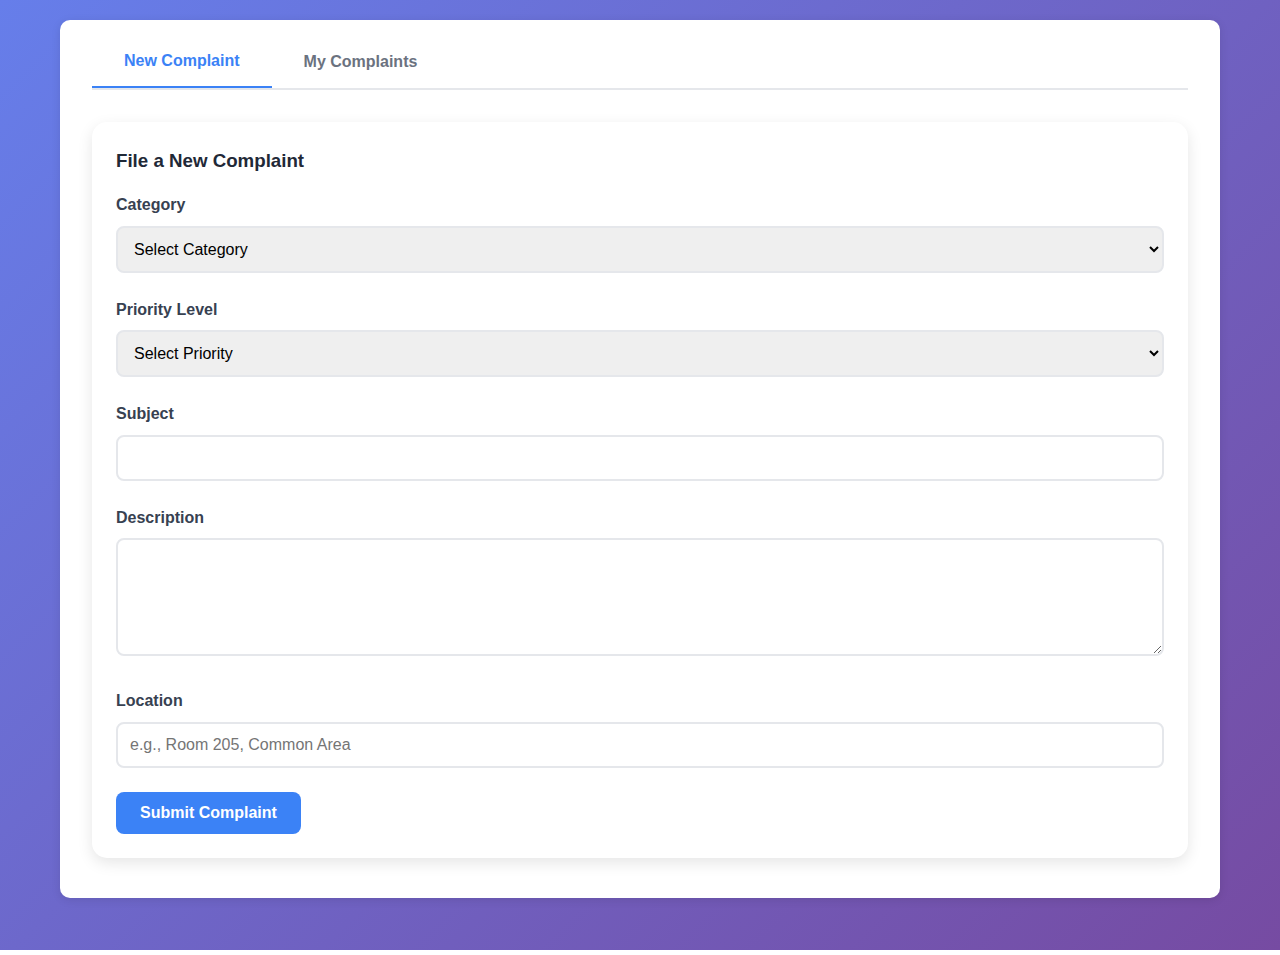
<file: studentcomplaint.html>
<!DOCTYPE html>
<html lang="en">
<head>
    <meta charset="UTF-8">
    <meta name="viewport" content="width=device-width, initial-scale=1.0">
    <title>Complaints - Hostel Management</title>
    <link rel="stylesheet" href="main.css">
</head>
<body>
    <div class="container">
        <div class="nav-header">
        <main class="main-content">
            <div style="width: 100%;">
                <div class="tabs">
                    <button class="tab active" onclick="switchTab('new-complaint')">New Complaint</button>
                    <button class="tab" onclick="switchTab('my-complaints')">My Complaints</button>
                </div>
                
                <!-- New Complaint Form -->
                <div id="new-complaint" class="tab-content active">
                    <div class="card">
                        <h3>File a New Complaint</h3>
                        <form id="complaintForm">
                            <div class="form-group">
                                <label for="category">Category</label>
                                <select id="category" required>
                                    <option value="">Select Category</option>
                                    <option value="maintenance">Maintenance</option>
                                    <option value="facilities">Facilities</option>
                                    <option value="security">Security</option>
                                    <option value="cleanliness">Cleanliness</option>
                                    <option value="noise">Noise</option>
                                    <option value="other">Other</option>
                                </select>
                            </div>
                            <div class="form-group">
                                <label for="priority">Priority Level</label>
                                <select id="priority" required>
                                    <option value="">Select Priority</option>
                                    <option value="low">Low</option>
                                    <option value="medium">Medium</option>
                                    <option value="high">High</option>
                                    <option value="urgent">Urgent</option>
                                </select>
                            </div>
                            <div class="form-group">
                                <label for="subject">Subject</label>
                                <input type="text" id="subject" required>
                            </div>
                            <div class="form-group">
                                <label for="description">Description</label>
                                <textarea id="description" rows="5" required></textarea>
                            </div>
                            <div class="form-group">
                                <label for="location">Location</label>
                                <input type="text" id="location" placeholder="e.g., Room 205, Common Area">
                            </div>
                            <button type="submit" class="btn btn-primary">Submit Complaint</button>
                        </form>
                    </div>
                </div>
                
                <!-- My Complaints -->
                <div id="my-complaints" class="tab-content">
                    <div class="card">
                        <div style="display: flex; justify-content: space-between; align-items: center; margin-bottom: 1rem;">
                            <div>
                                <strong>Complaint #001</strong>
                                <span class="status-badge status-progress">In Progress</span>
                            </div>
                            <small style="color: #6b7280;">2 hours ago</small>
                        </div>
                        <h4 style="margin-bottom: 0.5rem;">AC not working in room</h4>
                        <p style="color: #6b7280; margin-bottom: 1rem;">The air conditioning unit in room 205 has stopped working. It's getting very hot.</p>
                        <div style="display: flex; gap: 1rem; font-size: 0.875rem; color: #6b7280;">
                            <span>Category: Maintenance</span>
                            <span>Priority: High</span>
                            <span>Location: Room 205</span>
                        </div>
                    </div>
                    
                    <div class="card">
                        <div style="display: flex; justify-content: space-between; align-items: center; margin-bottom: 1rem;">
                            <div>
                                <strong>Complaint #002</strong>
                                <span class="status-badge status-completed">Resolved</span>
                            </div>
                            <small style="color: #6b7280;">1 day ago</small>
                        </div>
                        <h4 style="margin-bottom: 0.5rem;">Broken light in corridor</h4>
                        <p style="color: #6b7280; margin-bottom: 1rem;">The light in the 2nd floor corridor is flickering and needs replacement.</p>
                        <div style="display: flex; gap: 1rem; font-size: 0.875rem; color: #6b7280;">
                            <span>Category: Maintenance</span>
                            <span>Priority: Medium</span>
                            <span>Location: 2nd Floor Corridor</span>
                        </div>
                    </div>
                    
                    <div class="card">
                        <div style="display: flex; justify-content: space-between; align-items: center; margin-bottom: 1rem;">
                            <div>
                                <strong>Complaint #003</strong>
                                <span class="status-badge status-pending">Pending</span>
                            </div>
                            <small style="color: #6b7280;">3 days ago</small>
                        </div>
                        <h4 style="margin-bottom: 0.5rem;">Noise from neighboring room</h4>
                        <p style="color: #6b7280; margin-bottom: 1rem;">Excessive noise during study hours from room 206.</p>
                        <div style="display: flex; gap: 1rem; font-size: 0.875rem; color: #6b7280;">
                            <span>Category: Noise</span>
                            <span>Priority: Medium</span>
                            <span>Location: Room 206</span>
                        </div>
                    </div>
                </div>
            </div>
        </main>
    </div>
    
    <script>// Complaints functionality
function switchTab(tabName) {
  const tabContents = document.querySelectorAll(".tab-content")
  tabContents.forEach((content) => {
    content.classList.remove("active")
  })

  const tabs = document.querySelectorAll(".tab")
  tabs.forEach((tab) => {
    tab.classList.remove("active")
  })

  document.getElementById(tabName).classList.add("active")
  event.target.classList.add("active")
}

// Handle complaint form submission
document.getElementById("complaintForm")?.addEventListener("submit", function (e) {
  e.preventDefault()

  const complaintData = {
    category: document.getElementById("category").value,
    priority: document.getElementById("priority").value,
    subject: document.getElementById("subject").value,
    description: document.getElementById("description").value,
    location: document.getElementById("location").value,
    timestamp: new Date().toISOString(),
  }

  // Store complaint (in real app, this would be sent to backend)
  const complaints = JSON.parse(localStorage.getItem("complaints") || "[]")
  complaints.push(complaintData)
  localStorage.setItem("complaints", JSON.stringify(complaints))

  showNotification("Complaint submitted successfully!", "success")

  // Reset form
  this.reset()

  // Switch to complaints tab to show the new complaint
  setTimeout(() => {
    switchTab("my-complaints")
  }, 1000)
})

function showNotification(message, type = "success") {
  const notification = document.createElement("div")
  notification.style.cssText = `
        position: fixed;
        top: 20px;
        right: 20px;
        padding: 1rem 1.5rem;
        border-radius: 8px;
        color: white;
        font-weight: 600;
        z-index: 1000;
        background: ${type === "success" ? "#10b981" : "#ef4444"};
    `

  notification.textContent = message
  document.body.appendChild(notification)

  setTimeout(() => {
    notification.remove()
  }, 3000)
}
</script>
</body>
</html>
</file>
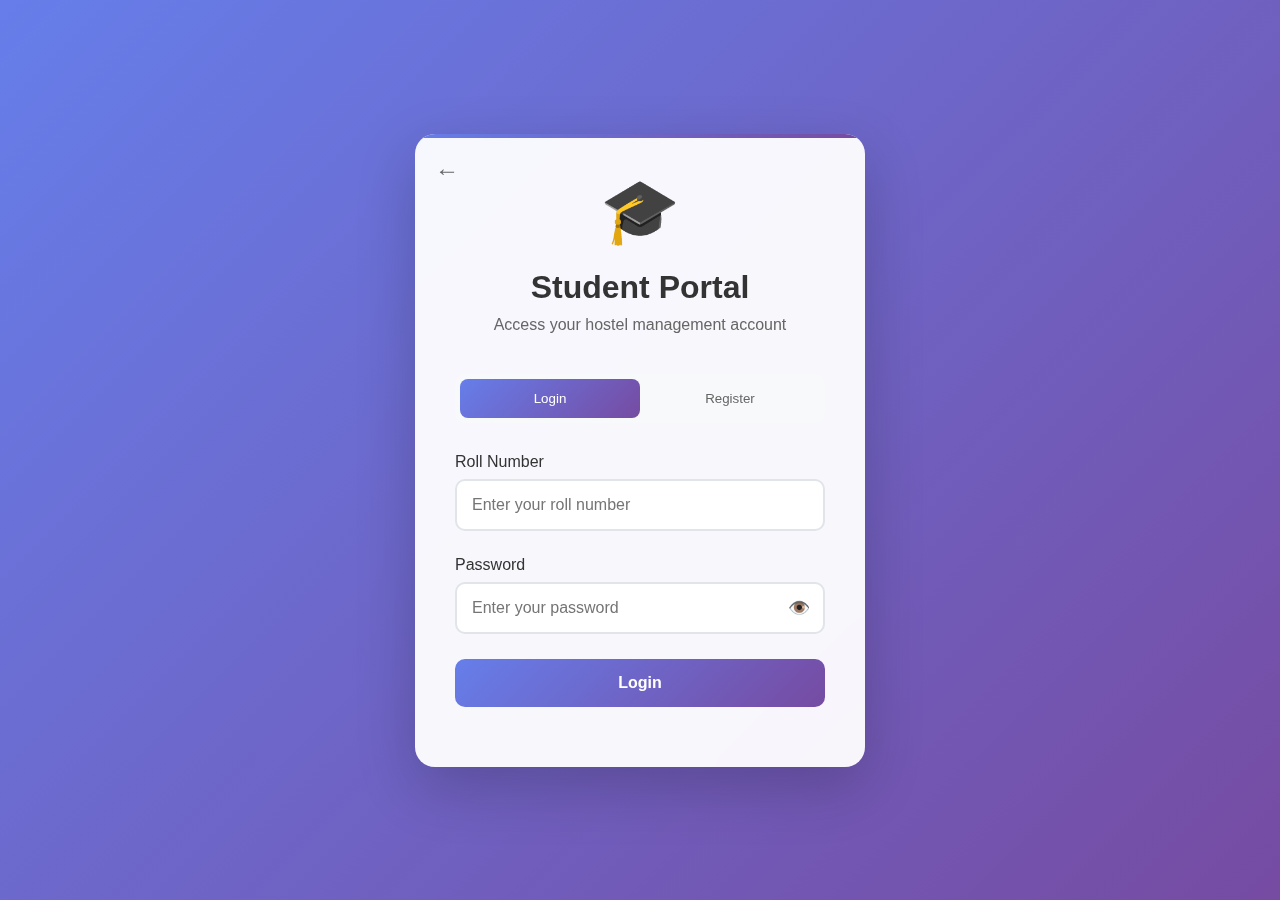
<file: studentdashboard.html>
<!DOCTYPE html>
<html lang="en">
<head>
    <meta charset="UTF-8">
    <meta name="viewport" content="width=device-width, initial-scale=1.0">
    <title>Student Dashboard - Hostel Management System</title>
    <link rel = "stylesheet" href = "studentdashboard.css">
</head>
<body>
    <div class="dashboard-container">
        <!-- Sidebar -->
        <aside class="sidebar" id="sidebar">
            <div class="sidebar-header">
                <div class="user-avatar">🎓</div>
                <div class="user-name" id="userName">Student Name</div>
                <div class="user-id" id="userRoll">Loading...</div>
            </div>

<nav class="nav-menu">
    <div class="nav-item">
        <a href="studentdashboard.html" class="nav-link active">
            <span class="icon">🏠</span>
            <span>Dashboard</span>
        </a>
    </div>
    <div class="nav-item">
        <a href="studentcomplaint.html" class="nav-link">
            <span class="icon">📝</span>
            <span>Register Complaint</span>
        </a>
    </div>
    <div class="nav-item">
        <a href="studentprofile.html" class="nav-link">
            <span class="icon">👤</span>
            <span>Personal Details</span>
        </a>
    </div>
    <div class="nav-item">
        <a href="studentassistance.html" class="nav-link">
            <span class="icon">🛠️</span>
            <span>Request Assistance</span>
        </a>
    </div>
    <div class="nav-item">
        <a href="studentproduct.html" class="nav-link">
            <span class="icon">📱</span>
            <span>Registered Electronics</span>
        </a>
    </div>
</nav>


            <button class="logout-btn" onclick="logout()">
                🚪 Logout
            </button>
        </aside>

        <!-- Main Content -->
        <main class="main-content" id="mainContent">
            <div class="mobile-header">
                <button class="mobile-menu-btn" onclick="toggleSidebar()">☰</button>
                <h1>Student Dashboard</h1>
            </div>

            <!-- Dashboard Section -->
            <section id="dashboardSection" class="content-section">
                <div class="page-header">
                    <h1 class="page-title">Welcome Back!</h1>
                    <p class="page-subtitle">Here's an overview of your hostel account</p>
                </div>

                <div class="dashboard-grid">
                    <div class="dashboard-card" onclick="showSection('complaints')">
                        <div class="card-header">
                            <div class="card-icon complaint">📝</div>
                            <div>
                                <div class="card-title">Complaints</div>
                                <div class="card-description">Submit and track your complaints</div>
                            </div>
                        </div>
                        <div class="card-stats">
                            <div class="stat-item">
                                <div class="stat-value">3</div>
                                <div class="stat-label">Active</div>
                            </div>
                            <div class="stat-item">
                                <div class="stat-value">12</div>
                                <div class="stat-label">Total</div>
                            </div>
                            <div class="stat-item">
                                <div class="stat-value">9</div>
                                <div class="stat-label">Resolved</div>
                            </div>
                        </div>
                    </div>

                    <div class="dashboard-card" onclick="showSection('profile')">
                        <div class="card-header">
                            <div class="card-icon profile">👤</div>
                            <div>
                                <div class="card-title">Profile</div>
                                <div class="card-description">Manage your personal information</div>
                            </div>
                        </div>
                        <div class="card-stats">
                            <div class="stat-item">
                                <div class="stat-value">✓</div>
                                <div class="stat-label">Verified</div>
                            </div>
                            <div class="stat-item">
                                <div class="stat-value">Room 201</div>
                                <div class="stat-label">Current</div>
                            </div>
                        </div>
                    </div>

                    <div class="dashboard-card" onclick="showSection('assistance')">
                        <div class="card-header">
                            <div class="card-icon assistance">🛠️</div>
                            <div>
                                <div class="card-title">Assistance</div>
                                <div class="card-description">Request help and support</div>
                            </div>
                        </div>
                        <div class="card-stats">
                            <div class="stat-item">
                                <div class="stat-value">1</div>
                                <div class="stat-label">Pending</div>
                            </div>
                            <div class="stat-item">
                                <div class="stat-value">5</div>
                                <div class="stat-label">Completed</div>
                            </div>
                        </div>
                    </div>

                    <div class="dashboard-card" onclick="showSection('electronics')">
                        <div class="card-header">
                            <div class="card-icon electronics">📱</div>
                            <div>
                                <div class="card-title">Electronics</div>
                                <div class="card-description">Your registered devices</div>
                            </div>
                        </div>
                        <div class="card-stats">
                            <div class="stat-item">
                                <div class="stat-value">4</div>
                                <div class="stat-label">Registered</div>
                            </div>
                            <div class="stat-item">
                                <div class="stat-value">✓</div>
                                <div class="stat-label">Active</div>
                            </div>
                        </div>
                    </div>
                </div>

                <!-- <div class="quick-actions">
                    <h3>Quick Actions</h3>
                    <div class="action-buttons">
                         <a href="studentcomplaint.html" class="action-btn" onclick="showSection('complaints')">
                            <span class="icon">📝</span>
                            <span>New Complaint</span>
                        </a> -->
                        <!-- <a href="studentassistance.html" class="action-btn" onclick="showSection('assistance')">
                            <span class="icon">🛠️</span>
                            <span>Request Help</span>
                        </a>
                        <a href="studentproduct.html" class="action-btn" onclick="showSection('electronics')">
                            <span class="icon">📱</span>
                            <span>Add Device</span>
                        </a>
                        <a href="studentprofile.html" class="action-btn" onclick="showSection('profile')">
                            <span class="icon">✏️</span>
                            <span>Update Profile</span>
                        </a>
                    </div>
                </div> --> 

                <div class="recent-activity">
                    <div class="activity-header">
                        <h3>Recent Activity</h3>
                        <a href="#" style="color: #667eea; text-decoration: none;">View All</a>
                    </div>
                    
                    <div class="activity-item">
                        <div class="activity-icon complaint">📝</div>
                        <div class="activity-content">
                            <div class="activity-title">Water leak complaint submitted</div>
                            <div class="activity-time">2 hours ago</div>
                        </div>
                        <span class="activity-status status-in-progress">In Progress</span>
                    </div>

                    <div class="activity-item">
                        <div class="activity-icon electronics">📱</div>
                        <div class="activity-content">
                            <div class="activity-title">Laptop registered successfully</div>
                            <div class="activity-time">1 day ago</div>
                        </div>
                        <span class="activity-status status-resolved">Approved</span>
                    </div>

                    <div class="activity-item">
                        <div class="activity-icon assistance">🛠️</div>
                        <div class="activity-content">
                            <div class="activity-title">Maintenance request completed</div>
                            <div class="activity-time">3 days ago</div>
                        </div>
                        <span class="activity-status status-resolved">Completed</span>
                    </div>

                    <div class="activity-item">
                        <div class="activity-icon profile">👤</div>
                        <div class="activity-content">
                            <div class="activity-title">Profile information updated</div>
                            <div class="activity-time">1 week ago</div>
                        </div>
                        <span class="activity-status status-resolved">Updated</span>
                    </div>
                </div>
            </section>

            <!-- Other sections will be loaded dynamically -->
            <section id="complaintsSection" class="content-section" style="display: none;">
                <div class="page-header">
                    <h1 class="page-title">Register Complaint</h1>
                    <p class="page-subtitle">Submit your hostel-related complaints and track their status</p>
                </div>
                <div style="background: white; padding: 40px; border-radius: 15px; box-shadow: 0 5px 20px rgba(0, 0, 0, 0.08);">
                    <p style="text-align: center; color: #666; font-size: 1.1rem;"></p>
                    <a href="studentcomplaint.html" 
           style="display: inline-block; margin-top: 20px; padding: 12px 25px; background: #007BFF; color: white; border-radius: 8px; text-decoration: none; font-size: 1rem; box-shadow: 0 3px 8px rgba(0,0,0,0.1);">
                              Go to Complain Section
        </a>
                </div>
            </section>

            <section id="profileSection" class="content-section" style="display: none;">
                <div class="page-header">
                    <h1 class="page-title">Personal Details</h1>
                    <p class="page-subtitle">Manage your personal information and account settings</p>
                </div>
                <div style="background: white; padding: 40px; border-radius: 15px; box-shadow: 0 5px 20px rgba(0, 0, 0, 0.08);">
                    <p style="text-align: center; color: #666; font-size: 1.1rem;">Profile management form will be loaded here...</p>
                    <a href="studentprofile.html" 
           style="display: inline-block; margin-top: 20px; padding: 12px 25px; background: #007BFF; color: white; border-radius: 8px; text-decoration: none; font-size: 1rem; box-shadow: 0 3px 8px rgba(0,0,0,0.1);">
                              Go to Profile
        </a>
                </div>
            </section>

            <section id="assistanceSection" class="content-section" style="display: none;">
                <div class="page-header">
                    <h1 class="page-title">Request Assistance</h1>
                    <p class="page-subtitle">Get help with maintenance, cleaning, and other hostel services</p>
                </div>
                <div style="background: white; padding: 40px; border-radius: 15px; box-shadow: 0 5px 20px rgba(0, 0, 0, 0.08);">
                    <p style="text-align: center; color: #666; font-size: 1.1rem;">Assistance request form will be loaded here...</p>
                    <a href="studentassistance.html" 
           style="display: inline-block; margin-top: 20px; padding: 12px 25px; background: #007BFF; color: white; border-radius: 8px; text-decoration: none; font-size: 1rem; box-shadow: 0 3px 8px rgba(0,0,0,0.1);">
                              Go to Assistance
        </a>
                </div>
            </section>

            <section id="electronicsSection" class="content-section" style="display: none;">
                <div class="page-header">
                    <h1 class="page-title">Registered Electronics</h1>
                    <p class="page-subtitle">Manage and track your electronic devices</p>
                </div>
                <div style="background: white; padding: 40px; border-radius: 15px; box-shadow: 0 5px 20px rgba(0, 0, 0, 0.08);">
                    <p style="text-align: center; color: #666; font-size: 1.1rem;"></p>

                    <a href="studentproduct.html" 
           style="display: inline-block; margin-top: 20px; padding: 12px 25px; background: #007BFF; color: white; border-radius: 8px; text-decoration: none; font-size: 1rem; box-shadow: 0 3px 8px rgba(0,0,0,0.1);">
                              Go to Registered Electronics
        </a>
                </div>
            </section>
        </main>
    </div>

    <div class="overlay" id="overlay" onclick="closeSidebar()"></div>

    <script>
        // Load user data
        document.addEventListener('DOMContentLoaded', function() {
            const userData = JSON.parse(sessionStorage.getItem('studentData') || '{}');
            if (userData.rollNumber) {
                document.getElementById('userRoll').textContent = userData.rollNumber;
                document.getElementById('userName').textContent = 'Welcome, Student';
            } else {
                // Redirect to login if no user data
                window.location.href = 'studentlogin.html';
            }
        });

        // Navigation functions
        function showSection(sectionName) {
            // Hide all sections
            document.querySelectorAll('.content-section').forEach(section => {
                section.style.display = 'none';
            });

            // Remove active class from all nav links
            document.querySelectorAll('.nav-link').forEach(link => {
                link.classList.remove('active');
            });

            // Show selected section
            if (sectionName === 'dashboard') {
                document.getElementById('dashboardSection').style.display = 'block';
            } else {
                document.getElementById(sectionName + 'Section').style.display = 'block';
            }

            // Add active class to clicked nav link
            event.target.closest('.nav-link').classList.add('active');

            // Close sidebar on mobile
            closeSidebar();
        }

        // Mobile sidebar functions
        function toggleSidebar() {
            const sidebar = document.getElementById('sidebar');
            const overlay = document.getElementById('overlay');
            
            sidebar.classList.toggle('mobile-visible');
            overlay.classList.toggle('active');
        }

        function closeSidebar() {
            const sidebar = document.getElementById('sidebar');
            const overlay = document.getElementById('overlay');
            
            sidebar.classList.remove('mobile-visible');
            overlay.classList.remove('active');
        }

        // Logout function
        function logout() {
            if (confirm('Are you sure you want to logout?')) {
                sessionStorage.removeItem('studentData');
                window.location.href = 'index.html';
            }
        }

        // Responsive handling
        window.addEventListener('resize', function() {
            if (window.innerWidth > 768) {
                closeSidebar();
            }
        });

        // Auto-update time display
        function updateTime() {
            const now = new Date();
            const timeString = now.toLocaleTimeString();
            // You can add a time display element if needed
        }

        setInterval(updateTime, 1000);
    </script>
</body>
</html>
</file>
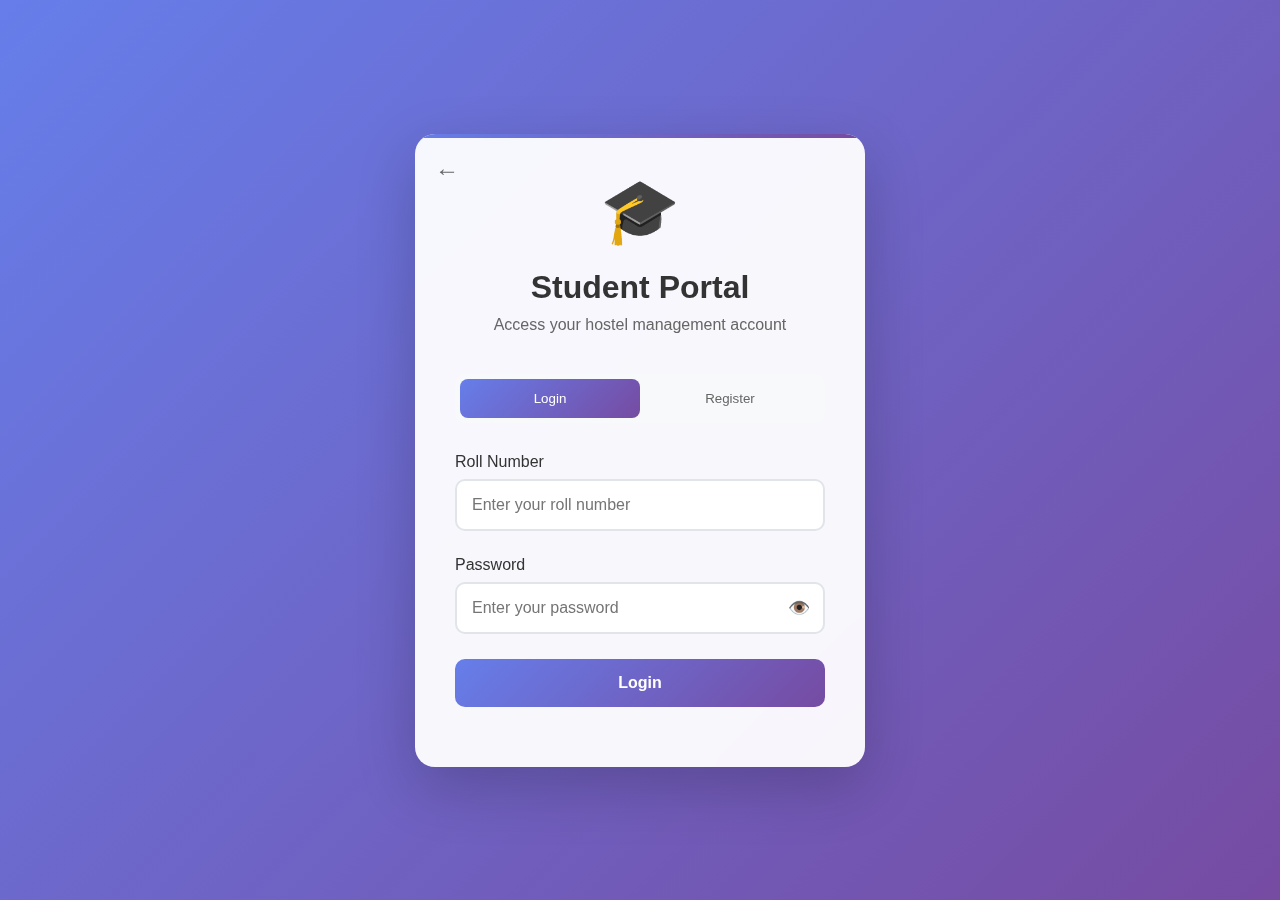
<file: studentlogin.html>
<!DOCTYPE html>
<html lang="en">
<head>
    <meta charset="UTF-8">
    <meta name="viewport" content="width=device-width, initial-scale=1.0">
    <title>Student Login - Hostel Management System</title>
    <link rel="stylesheet" href="studentlogin.css">
</head>
<body>
    <div class="auth-container">
        <button class="back-btn" onclick="goBack()">←</button>
        
        <div class="auth-header">
            <div class="auth-icon">🎓</div>
            <h1 class="auth-title">Student Portal</h1>
            <p class="auth-subtitle">Access your hostel management account</p>
        </div>

        <div class="tabs">
            <button class="tab-btn active" onclick="showTab('login')">Login</button>
            <button class="tab-btn" onclick="showTab('register')">Register</button>
        </div>

        <div class="success-message" id="successMessage">
            Registration successful! Please login to continue.
        </div>

        <!-- Login Form -->
        <form id="loginForm" class="form active">
            <div class="form-group">
                <label for="loginRoll">Roll Number</label>
                <input type="text" id="loginRoll" class="form-input" placeholder="Enter your roll number" required>
            </div>

            <div class="form-group">
                <label for="loginPassword">Password</label>
                <div class="password-toggle">
                    <input type="password" id="loginPassword" class="form-input" placeholder="Enter your password" required>
                    <button type="button" class="password-toggle-btn" onclick="togglePassword('loginPassword')">👁️</button>
                </div>
            </div>

            <button type="submit" class="btn">Login</button>
            
            <div class="loading" id="loginLoading">
                <div class="spinner"></div>
                <p>Logging you in...</p>
            </div>
        </form>

        <!-- Register Form -->
        <form id="registerForm" class="form">
            <div class="form-group">
                <label for="registerName">Full Name</label>
                <input type="text" id="registerName" class="form-input" placeholder="Enter your full name" required>
            </div>

            <div class="form-group">
                <label for="registerRoll">Roll Number</label>
                <input type="text" id="registerRoll" class="form-input" placeholder="Enter your roll number" required>
            </div>

            <div class="form-group">
                <label for="registerUniversity">University Name</label>
                <input type="text" id="registerUniversity" class="form-input" placeholder="Enter your university name" required>
            </div>

            <div class="form-group">
                <label for="registerEmail">Email</label>
                <input type="email" id="registerEmail" class="form-input" placeholder="Enter your email" required>
            </div>

            <div class="form-group">
                <label for="registerPhone">Phone Number</label>
                <input type="text" id="registerPhone" class="form-input" placeholder="Enter your phone number" required>
            </div>

            <div class="form-group">
                <label for="registerRoom">Room Number</label>
                <input type="text" id="registerRoom" class="form-input" placeholder="Enter your room number" required>
            </div>

            <div class="form-group">
                <label for="registerPassword">Password</label>
                <div class="password-toggle">
                    <input type="password" id="registerPassword" class="form-input" placeholder="Create a password" required>
                    <button type="button" class="password-toggle-btn" onclick="togglePassword('registerPassword')">👁️</button>
                </div>
            </div>

            <div class="form-group">
                <label for="confirmPassword">Confirm Password</label>
                <div class="password-toggle">
                    <input type="password" id="confirmPassword" class="form-input" placeholder="Confirm your password" required>
                    <button type="button" class="password-toggle-btn" onclick="togglePassword('confirmPassword')">👁️</button>
                </div>
                <div class="error-message" id="confirmPasswordError">Passwords do not match</div>
            </div>

            <button type="submit" class="btn">Register</button>
            
            <div class="loading" id="registerLoading">
                <div class="spinner"></div>
                <p>Creating your account...</p>
            </div>
        </form>
    </div>

    <script>
        // Tab switching
        function showTab(tabName) {
            document.querySelectorAll('.form').forEach(form => form.classList.remove('active'));
            document.querySelectorAll('.tab-btn').forEach(btn => btn.classList.remove('active'));
            
            if (tabName === 'login') {
                document.getElementById('loginForm').classList.add('active');
                document.querySelector('.tab-btn:first-child').classList.add('active');
            } else {
                document.getElementById('registerForm').classList.add('active');
                document.querySelector('.tab-btn:last-child').classList.add('active');
            }
            document.getElementById('successMessage').style.display = 'none';
        }

        // Password toggle
        function togglePassword(inputId) {
            const input = document.getElementById(inputId);
            const btn = input.nextElementSibling;
            if (input.type === 'password') {
                input.type = 'text';
                btn.textContent = '🙈';
            } else {
                input.type = 'password';
                btn.textContent = '👁️';
            }
        }

        // Login
        document.getElementById('loginForm').addEventListener('submit', function(e) {
            e.preventDefault();
            document.getElementById('loginLoading').style.display = 'block';

            setTimeout(() => {
                document.getElementById('loginLoading').style.display = 'none';
                const userData = {
                    rollNumber: document.getElementById('loginRoll').value,
                    loginTime: new Date().toISOString()
                };
                sessionStorage.setItem('studentData', JSON.stringify(userData));
                window.location.href = 'studentdashboard.html';
            }, 1500);
        });

        // Register
        document.getElementById('registerForm').addEventListener('submit', function(e) {
            e.preventDefault();
            const password = document.getElementById('registerPassword').value;
            const confirmPassword = document.getElementById('confirmPassword').value;

            if (password !== confirmPassword) {
                document.getElementById('confirmPasswordError').style.display = 'block';
                return;
            }

            document.getElementById('registerLoading').style.display = 'block';

            setTimeout(() => {
                document.getElementById('registerLoading').style.display = 'none';
                document.getElementById('successMessage').style.display = 'block';
                
                // Switch to login tab instead of reloading
                window.location.href = 'studentdashboard.html';
            }, 1500);
        });

        // Confirm password live check
        document.getElementById('confirmPassword').addEventListener('input', function() {
            if (this.value !== document.getElementById('registerPassword').value) {
                document.getElementById('confirmPasswordError').style.display = 'block';
            } else {
                document.getElementById('confirmPasswordError').style.display = 'none';
            }
        });

        function goBack() {
            window.location.href = 'index.html';
        }
    </script>
</body>
</html>
</file>
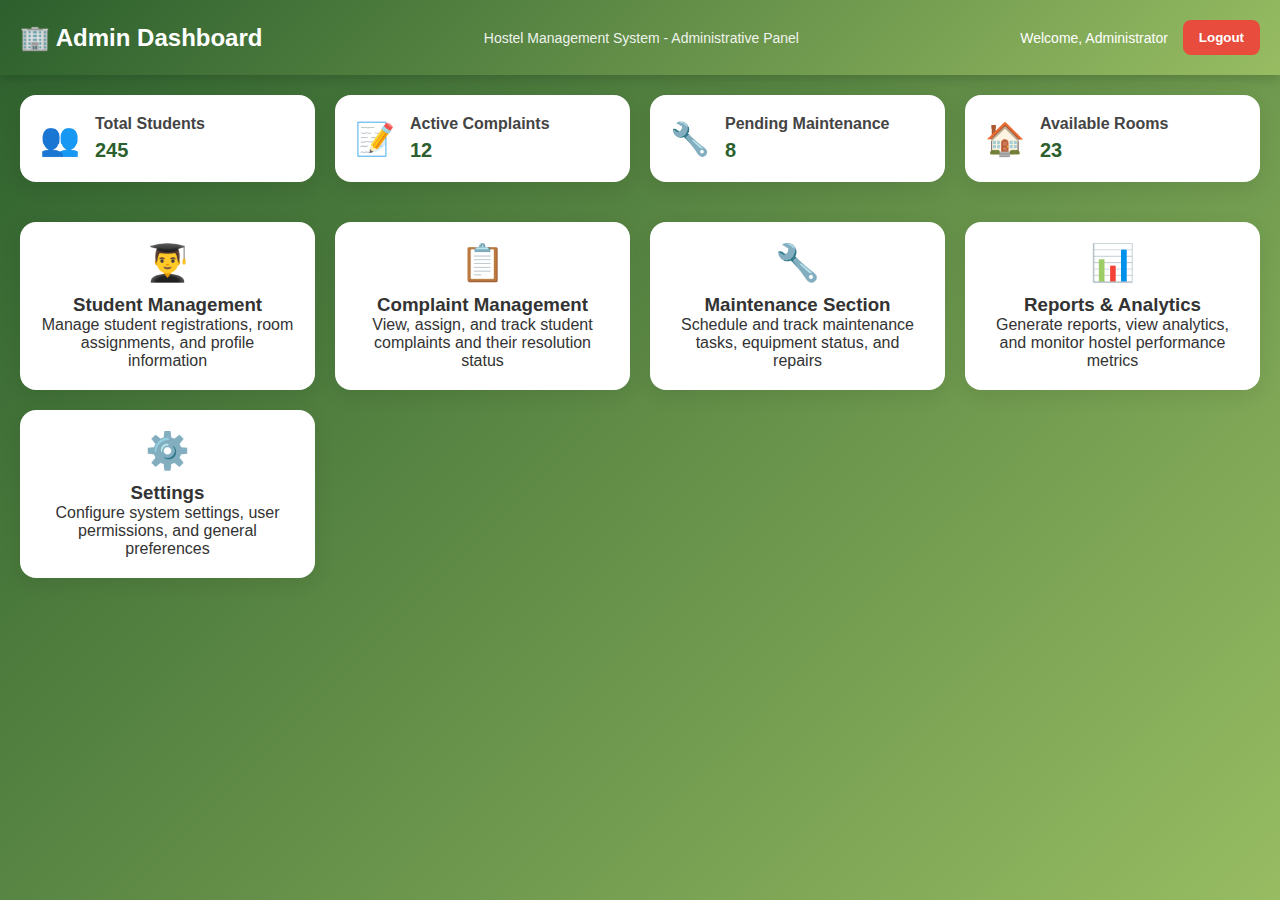
<file: studentmanagement.html>
<!DOCTYPE html>
<html lang="en">
<head>
    <meta charset="UTF-8">
    <meta name="viewport" content="width=device-width, initial-scale=1.0">
    <title>Admin Dashboard - Hostel Management System</title>
    <link rel="stylesheet" href="studentmanagement.css">
</head>
<body>
    <!-- Admin Dashboard Main -->
    <div class="admin-container" id="adminDashboard">
        <div class="admin-header">
            <div class="header-content">
                <h1>🏢 Admin Dashboard</h1>
                <p>Hostel Management System - Administrative Panel</p>
                <div class="header-actions">
                    <span class="admin-info">Welcome, Administrator</span>
                    <button class="btn logout-btn" onclick="logout()">Logout</button>
                </div>
            </div>
        </div>
        
        <div class="admin-content">
            <!-- Quick Stats -->
            <div class="stats-grid">
                <div class="stat-card">
                    <div class="stat-icon">👥</div>
                    <div class="stat-info">
                        <h3>Total Students</h3>
                        <p class="stat-number">245</p>
                    </div>
                </div>
                <div class="stat-card">
                    <div class="stat-icon">📝</div>
                    <div class="stat-info">
                        <h3>Active Complaints</h3>
                        <p class="stat-number">12</p>
                    </div>
                </div>
                <div class="stat-card">
                    <div class="stat-icon">🔧</div>
                    <div class="stat-info">
                        <h3>Pending Maintenance</h3>
                        <p class="stat-number">8</p>
                    </div>
                </div>
                <div class="stat-card">
                    <div class="stat-icon">🏠</div>
                    <div class="stat-info">
                        <h3>Available Rooms</h3>
                        <p class="stat-number">23</p>
                    </div>
                </div>
            </div>

            <!-- Admin Features Grid -->
            <div class="admin-features">
                <div class="feature-card" onclick="showStudentManagement()">
                    <div class="feature-icon">👨‍🎓</div>
                    <h3>Student Management</h3>
                    <p>Manage student registrations, room assignments, and profile information</p>
                </div>
                
                <div class="feature-card" onclick="showComplaintManagement()">
                    <div class="feature-icon">📋</div>
                    <h3>Complaint Management</h3>
                    <p>View, assign, and track student complaints and their resolution status</p>
                </div>
                
                <div class="feature-card" onclick="showMaintenanceSection()">
                    <div class="feature-icon">🔧</div>
                    <h3>Maintenance Section</h3>
                    <p>Schedule and track maintenance tasks, equipment status, and repairs</p>
                </div>
                
                <div class="feature-card" onclick="showReportsAnalytics()">
                    <div class="feature-icon">📊</div>
                    <h3>Reports & Analytics</h3>
                    <p>Generate reports, view analytics, and monitor hostel performance metrics</p>
                </div>
                
                <div class="feature-card" onclick="showSettings()">
                    <div class="feature-icon">⚙️</div>
                    <h3>Settings</h3>
                    <p>Configure system settings, user permissions, and general preferences</p>
                </div>
            </div>
        </div>
    </div>

    <!-- Student Management Section -->
    <div class="admin-page" id="studentManagement">
        <div class="page-header">
            <h2>Student Management</h2>
            <p>Manage student registrations, room assignments, and profiles</p>
        </div>
        
        <div class="page-content">
            <button class="btn back-btn" onclick="showAdminDashboard()">← Back to Dashboard</button>
            
            <!-- Search and Filter -->
            <div class="section-card">
                <div class="section-header">
                    <h3>Search Students</h3>
                    <button class="btn btn-primary" onclick="showAddStudentModal()">Add New Student</button>
                </div>
                <div class="search-controls">
                    <input type="text" placeholder="Search by name, ID, or room number..." class="search-input" id="studentSearch">
                    <select class="filter-select" id="roomFilter">
                        <option value="">All Rooms</option>
                        <option value="A">Block A</option>
                        <option value="B">Block B</option>
                        <option value="C">Block C</option>
                    </select>
                    <select class="filter-select" id="statusFilter">
                        <option value="">All Status</option>
                        <option value="active">Active</option>
                        <option value="inactive">Inactive</option>
                        <option value="suspended">Suspended</option>
                    </select>
                </div>
            </div>

            <!-- Students Table -->
            <div class="section-card">
                <h3>Student List</h3>
                <div class="table-container">
                    <table class="data-table">
                        <thead>
                            <tr>
                                <th>Student ID</th>
                                <th>Name</th>
                                <th>Room</th>
                                <th>Email</th>
                                <th>Phone</th>
                                <th>Status</th>
                                <th>Actions</th>
                            </tr>
                        </thead>
                        <tbody id="studentsTableBody">
                            <tr>
                                <td>STU001</td>
                                <td>John Doe</td>
                                <td>A-101</td>
                                <td>john.doe@example.com</td>
                                <td>+91 9876543210</td>
                                <td><span class="status-badge status-active">Active</span></td>
                                <td>
                                    <button class="btn-small btn-edit" onclick="editStudent('STU001')">Edit</button>
                                    <button class="btn-small btn-view" onclick="viewStudent('STU001')">View</button>
                                </td>
                            </tr>
                            <tr>
                                <td>STU002</td>
                                <td>Jane Smith</td>
                                <td>B-205</td>
                                <td>jane.smith@example.com</td>
                                <td>+91 9876543211</td>
                                <td><span class="status-badge status-active">Active</span></td>
                                <td>
                                    <button class="btn-small btn-edit" onclick="editStudent('STU002')">Edit</button>
                                    <button class="btn-small btn-view" onclick="viewStudent('STU002')">View</button>
                                </td>
                            </tr>
                        </tbody>
                    </table>
                </div>
            </div>
        </div>
    </div>

    <!-- Complaint Management Section -->
    <div class="admin-page" id="complaintManagement">
        <div class="page-header">
            <h2>Complaint Management</h2>
            <p>Track and resolve student complaints efficiently</p>
        </div>
        
        <div class="page-content">
            <button class="btn back-btn" onclick="showAdminDashboard()">← Back to Dashboard</button>
            
            <!-- Complaint Stats -->
            <div class="mini-stats">
                <div class="mini-stat">
                    <span class="mini-stat-number">12</span>
                    <span class="mini-stat-label">Open</span>
                </div>
                <div class="mini-stat">
                    <span class="mini-stat-number">5</span>
                    <span class="mini-stat-label">In Progress</span>
                </div>
                <div class="mini-stat">
                    <span class="mini-stat-number">28</span>
                    <span class="mini-stat-label">Resolved</span>
                </div>
                <div class="mini-stat">
                    <span class="mini-stat-number">3</span>
                    <span class="mini-stat-label">Urgent</span>
                </div>
            </div>

            <!-- Complaint Filters -->
            <div class="section-card">
                <div class="section-header">
                    <h3>Filter Complaints</h3>
                </div>
                <div class="search-controls">
                    <select class="filter-select" id="complaintStatusFilter">
                        <option value="">All Status</option>
                        <option value="open">Open</option>
                        <option value="in-progress">In Progress</option>
                        <option value="resolved">Resolved</option>
                    </select>
                    <select class="filter-select" id="complaintTypeFilter">
                        <option value="">All Types</option>
                        <option value="maintenance">Maintenance</option>
                        <option value="electrical">Electrical</option>
                        <option value="plumbing">Plumbing</option>
                        <option value="cleaning">Cleaning</option>
                    </select>
                    <select class="filter-select" id="priorityFilter">
                        <option value="">All Priorities</option>
                        <option value="urgent">Urgent</option>
                        <option value="high">High</option>
                        <option value="medium">Medium</option>
                        <option value="low">Low</option>
                    </select>
                </div>
            </div>

            <!-- Complaints List -->
            <div class="section-card">
                <h3>Complaints</h3>
                <div class="complaints-grid" id="complaintsGrid">
                    <div class="complaint-card">
                        <div class="complaint-header">
                            <span class="complaint-id">#CMP001</span>
                            <span class="priority-badge priority-high">High</span>
                        </div>
                        <h4>AC Not Working - Room A-101</h4>
                        <p class="complaint-description">The air conditioning unit in room A-101 has stopped working since yesterday...</p>
                        <div class="complaint-meta">
                            <span class="student-info">John Doe (STU001)</span>
                            <span class="complaint-date">2 hours ago</span>
                        </div>
                        <div class="complaint-status">
                            <span class="status-badge status-pending">Open</span>
                            <button class="btn-small btn-assign" onclick="assignComplaint('CMP001')">Assign</button>
                        </div>
                    </div>

                    <div class="complaint-card">
                        <div class="complaint-header">
                            <span class="complaint-id">#CMP002</span>
                            <span class="priority-badge priority-medium">Medium</span>
                        </div>
                        <h4>Water Leakage - Room B-205</h4>
                        <p class="complaint-description">There is water leakage from the bathroom ceiling...</p>
                        <div class="complaint-meta">
                            <span class="student-info">Jane Smith (STU002)</span>
                            <span class="complaint-date">1 day ago</span>
                        </div>
                        <div class="complaint-status">
                            <span class="status-badge status-progress">In Progress</span>
                            <button class="btn-small btn-view" onclick="viewComplaint('CMP002')">View</button>
                        </div>
                    </div>
                </div>
            </div>
        </div>
    </div>

    <!-- Maintenance Section -->
    

    <!-- Reports & Analytics Section -->


    <!-- Settings Section -->


    <script>
        // Global Variables
        let currentSection = 'dashboard';
        let currentSettingsTab = 'general';
        let currentMaintenanceTab = 'scheduled';

        // Navigation Functions
        function showAdminDashboard() {
            hideAllSections();
            document.getElementById('adminDashboard').style.display = 'block';
            currentSection = 'dashboard';
        }

        function showStudentManagement() {
            hideAllSections();
            document.getElementById('studentManagement').style.display = 'block';
            currentSection = 'students';
        }

        function showComplaintManagement() {
            hideAllSections();
            document.getElementById('complaintManagement').style.display = 'block';
            currentSection = 'complaints';
        }

        function showMaintenanceSection() {
            hideAllSections();
            document.getElementById('maintenanceSection').style.display = 'block';
            currentSection = 'maintenance';
        }

        function showReportsAnalytics() {
            hideAllSections();
            document.getElementById('reportsAnalytics').style.display = 'block';
            currentSection = 'reports';
            loadCharts();
        }

        function showSettings() {
            hideAllSections();
            document.getElementById('settingsSection').style.display = 'block';
            currentSection = 'settings';
        }

        function hideAllSections() {
            const sections = ['adminDashboard', 'studentManagement', 'complaintManagement', 'maintenanceSection', 'reportsAnalytics', 'settingsSection'];
            sections.forEach(section => {
                document.getElementById(section).style.display = 'none';
            });
        }

        // // Settings Tab Functions
        // function showSettingsTab(tabName) {
        //     // Hide all settings content
        //     const contents = ['generalSettings', 'userManagement', 'notificationSettings', 'securitySettings'];
        //     contents.forEach(content => {
        //         document.getElementById(content).style.display
</file>
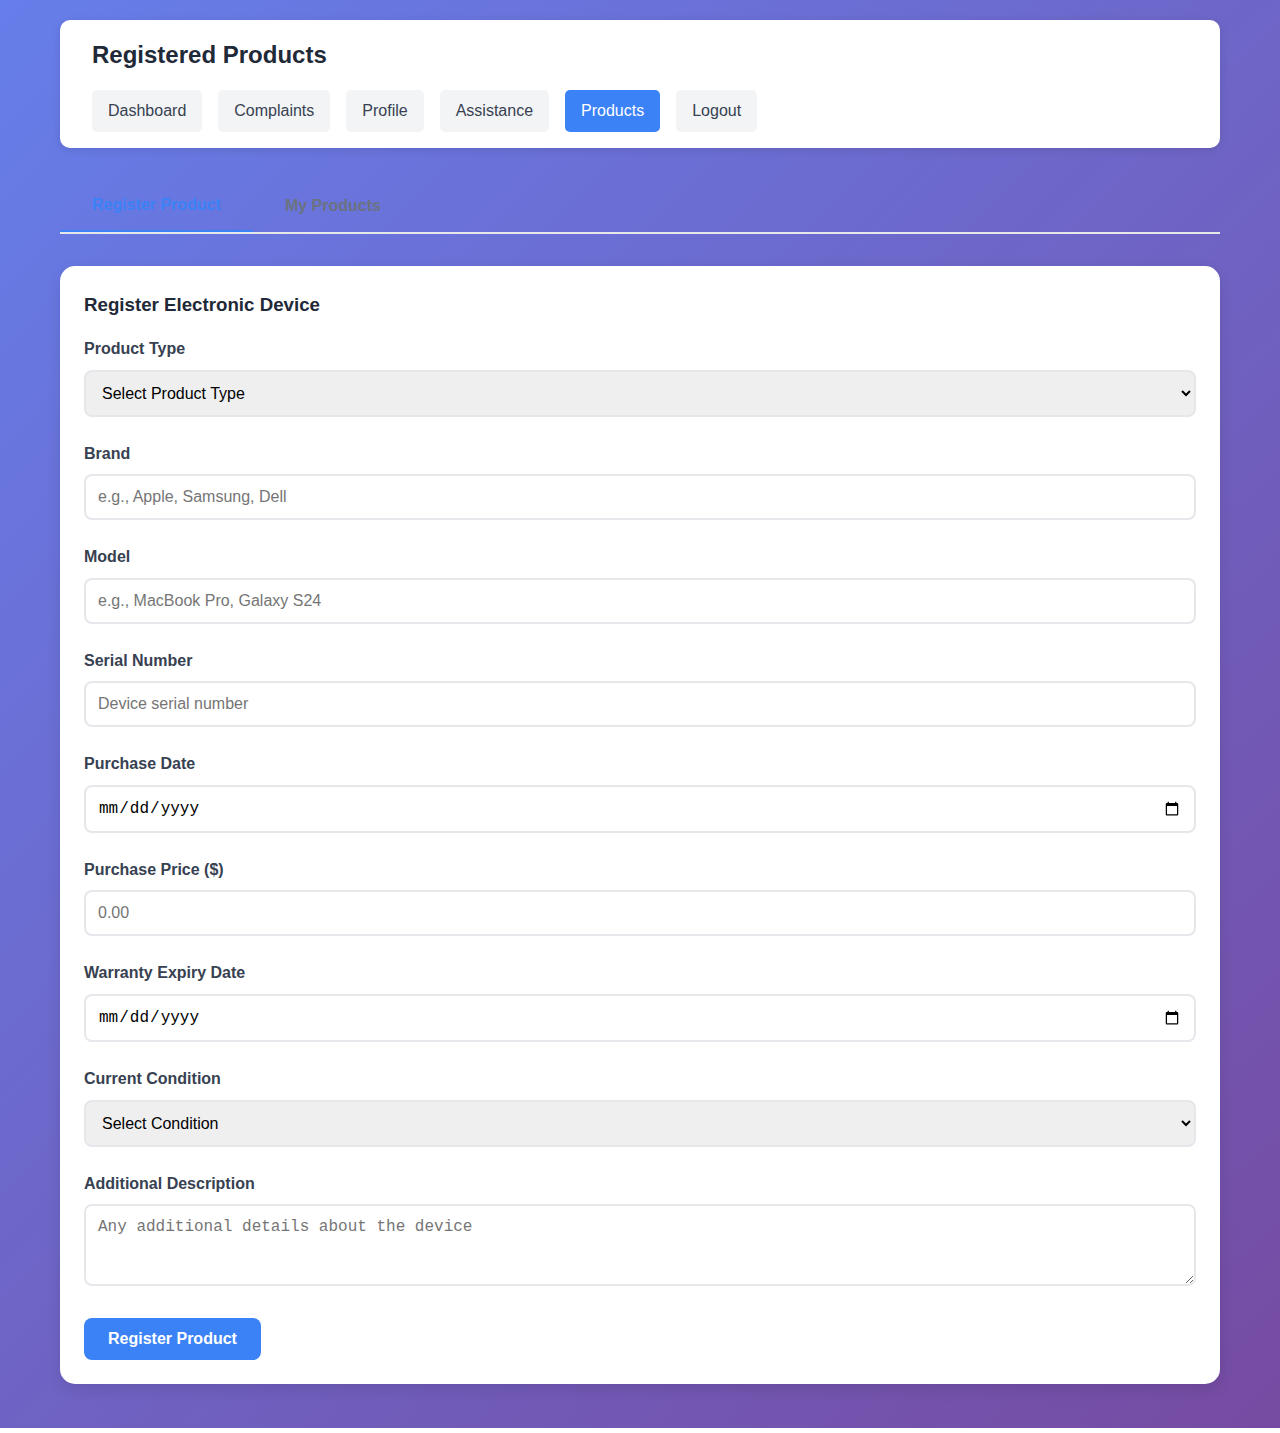
<file: studentproduct.html>
<!DOCTYPE html>
<html lang="en">
<head>
    <meta charset="UTF-8">
    <meta name="viewport" content="width=device-width, initial-scale=1.0">
    <title>Products - Hostel Management</title>
    <link rel="stylesheet" href="main.css">
</head>
<body>
    <div class="container">
        <div class="nav-header">
            <h1>Registered Products</h1>
            <div class="nav-links">
                <a href="studentdashboard.html" class="nav-link">Dashboard</a>
                <a href="studentcomplaint.html" class="nav-link">Complaints</a>
                <a href="studentprofile.html" class="nav-link">Profile</a>
                <a href="studentassistance.html" class="nav-link">Assistance</a>
                <a href="studentproduct.html" class="nav-link active">Products</a>
                <a href="index.html" class="nav-link">Logout</a>
            </div>
        </div>
        
        <main class="main-content">
            <div style="width: 100%;">
                <div class="tabs">
                    <button class="tab active" onclick="switchTab('register-product')">Register Product</button>
                    <button class="tab" onclick="switchTab('my-products')">My Products</button>
                </div>
                
                <!-- Register New Product -->
                <div id="register-product" class="tab-content active">
                    <div class="card">
                        <h3>Register Electronic Device</h3>
                        <form id="productForm">
                            <div class="form-group">
                                <label for="productType">Product Type</label>
                                <select id="productType" required>
                                    <option value="">Select Product Type</option>
                                    <option value="laptop">Laptop</option>
                                    <option value="smartphone">Smartphone</option>
                                    <option value="tablet">Tablet</option>
                                    <option value="gaming-console">Gaming Console</option>
                                    <option value="camera">Camera</option>
                                    <option value="headphones">Headphones</option>
                                    <option value="smartwatch">Smartwatch</option>
                                    <option value="other">Other</option>
                                </select>
                            </div>
                            <div class="form-group">
                                <label for="brand">Brand</label>
                                <input type="text" id="brand" required placeholder="e.g., Apple, Samsung, Dell">
                            </div>
                            <div class="form-group">
                                <label for="model">Model</label>
                                <input type="text" id="model" required placeholder="e.g., MacBook Pro, Galaxy S24">
                            </div>
                            <div class="form-group">
                                <label for="serialNumber">Serial Number</label>
                                <input type="text" id="serialNumber" required placeholder="Device serial number">
                            </div>
                            <div class="form-group">
                                <label for="purchaseDate">Purchase Date</label>
                                <input type="date" id="purchaseDate">
                            </div>
                            <div class="form-group">
                                <label for="purchasePrice">Purchase Price ($)</label>
                                <input type="number" id="purchasePrice" step="0.01" placeholder="0.00">
                            </div>
                            <div class="form-group">
                                <label for="warrantyExpiry">Warranty Expiry Date</label>
                                <input type="date" id="warrantyExpiry">
                            </div>
                            <div class="form-group">
                                <label for="condition">Current Condition</label>
                                <select id="condition" required>
                                    <option value="">Select Condition</option>
                                    <option value="excellent">Excellent</option>
                                    <option value="good">Good</option>
                                    <option value="fair">Fair</option>
                                    <option value="poor">Poor</option>
                                </select>
                            </div>
                            <div class="form-group">
                                <label for="description">Additional Description</label>
                                <textarea id="description" rows="3" placeholder="Any additional details about the device"></textarea>
                            </div>
                            <button type="submit" class="btn btn-primary">Register Product</button>
                        </form>
                    </div>
                </div>
                
                <!-- My Products -->
                <div id="my-products" class="tab-content">
                    <div class="card">
                        <div style="display: flex; justify-content: space-between; align-items: center; margin-bottom: 1rem;">
                            <div>
                                <strong>MacBook Pro 16"</strong>
                                <span class="status-badge status-completed">Active</span>
                            </div>
                            <div style="text-align: right;">
                                <div style="font-size: 0.875rem; color: #6b7280;">Registered: Jan 15, 2024</div>
                                <div style="font-size: 0.875rem; color: #6b7280;">ID: PRD001</div>
                            </div>
                        </div>
                        <div style="display: grid; grid-template-columns: repeat(auto-fit, minmax(150px, 1fr)); gap: 1rem; margin-bottom: 1rem;">
                            <div>
                                <strong>Brand:</strong> Apple
                            </div>
                            <div>
                                <strong>Model:</strong> MacBook Pro
                            </div>
                            <div>
                                <strong>Serial:</strong> C02XK1ACJGH5
                            </div>
                            <div>
                                <strong>Condition:</strong> Excellent
                            </div>
                        </div>
                        <div style="display: grid; grid-template-columns: repeat(auto-fit, minmax(150px, 1fr)); gap: 1rem; margin-bottom: 1rem;">
                            <div>
                                <strong>Purchase Date:</strong> Dec 20, 2023
                            </div>
                            <div>
                                <strong>Purchase Price:</strong> $2,499.00
                            </div>
                            <div>
                                <strong>Warranty:</strong> Dec 20, 2024
                            </div>
                            <div>
                                <strong>Status:</strong> 
                                <span style="color: #10b981;">✓ Under Warranty</span>
                            </div>
                        </div>
                        <div style="display: flex; gap: 1rem; margin-top: 1rem;">
                            <button class="btn btn-primary" style="font-size: 0.875rem; padding: 0.5rem 1rem;">Edit</button>
                            <button class="btn" style="background: #ef4444; color: white; font-size: 0.875rem; padding: 0.5rem 1rem;">Report Lost/Stolen</button>
                        </div>
                    </div>
                    
                    <div class="card">
                        <div style="display: flex; justify-content: space-between; align-items: center; margin-bottom: 1rem;">
                            <div>
                                <strong>iPhone 15 Pro</strong>
                                <span class="status-badge status-completed">Active</span>
                            </div>
                            <div style="text-align: right;">
                                <div style="font-size: 0.875rem; color: #6b7280;">Registered: Sep 22, 2023</div>
                                <div style="font-size: 0.875rem; color: #6b7280;">ID: PRD002</div>
                            </div>
                        </div>
                        <div style="display: grid; grid-template-columns: repeat(auto-fit, minmax(150px, 1fr)); gap: 1rem; margin-bottom: 1rem;">
                            <div>
                                <strong>Brand:</strong> Apple
                            </div>
                            <div>
                                <strong>Model:</strong> iPhone 15 Pro
                            </div>
                            <div>
                                <strong>Serial:</strong> F2LX3KACJGH5
                            </div>
                            <div>
                                <strong>Condition:</strong> Good
                            </div>
                        </div>
                        <div style="display: grid; grid-template-columns: repeat(auto-fit, minmax(150px, 1fr)); gap: 1rem; margin-bottom: 1rem;">
                            <div>
                                <strong>Purchase Date:</strong> Sep 22, 2023
                            </div>
                            <div>
                                <strong>Purchase Price:</strong> $999.00
                            </div>
                            <div>
                                <strong>Warranty:</strong> Sep 22, 2024
                            </div>
                            <div>
                                <strong>Status:</strong> 
                                <span style="color: #10b981;">✓ Under Warranty</span>
                            </div>
                        </div>
                        <div style="display: flex; gap: 1rem; margin-top: 1rem;">
                            <button class="btn btn-primary" style="font-size: 0.875rem; padding: 0.5rem 1rem;">Edit</button>
                            <button class="btn" style="background: #ef4444; color: white; font-size: 0.875rem; padding: 0.5rem 1rem;">Report Lost/Stolen</button>
                        </div>
                    </div>
                    
                    <div class="card">
                        <div style="display: flex; justify-content: space-between; align-items: center; margin-bottom: 1rem;">
                            <div>
                                <strong>Dell XPS 13</strong>
                                <span class="status-badge" style="background: #fee2e2; color: #991b1b;">Lost</span>
                            </div>
                            <div style="text-align: right;">
                                <div style="font-size: 0.875rem; color: #6b7280;">Registered: Aug 10, 2023</div>
                                <div style="font-size: 0.875rem; color: #6b7280;">ID: PRD003</div>
                            </div>
                        </div>
                        <div style="display: grid; grid-template-columns: repeat(auto-fit, minmax(150px, 1fr)); gap: 1rem; margin-bottom: 1rem;">
                            <div>
                                <strong>Brand:</strong> Dell
                            </div>
                            <div>
                                <strong>Model:</strong> XPS 13
                            </div>
                            <div>
                                <strong>Serial:</strong> 5CG8441
                            </div>
                            <div>
                                <strong>Condition:</strong> Good
                            </div>
                        </div>
                        <div style="background: #fef2f2; padding: 1rem; border-radius: 8px; border-left: 4px solid #ef4444;">
                            <strong style="color: #991b1b;">Reported Lost</strong>
                            <p style="color: #7f1d1d; margin-top: 0.5rem;">Reported missing on Oct 15, 2024. Security has been notified.</p>
                        </div>
                        <div style="display: flex; gap: 1rem; margin-top: 1rem;">
                            <button class="btn btn-success" style="font-size: 0.875rem; padding: 0.5rem 1rem;">Mark as Found</button>
                        </div>
                    </div>
                </div>
            </div>
        </main>
    </div>
    
    <script>
    // Product registration functionality
function switchTab(tabName) {
  const tabContents = document.querySelectorAll(".tab-content")
  tabContents.forEach((content) => {
    content.classList.remove("active")
  })

  const tabs = document.querySelectorAll(".tab")
  tabs.forEach((tab) => {
    tab.classList.remove("active")
  })

  document.getElementById(tabName).classList.add("active")
  event.target.classList.add("active")
}

// Handle product form submission
document.getElementById("productForm")?.addEventListener("submit", function (e) {
  e.preventDefault()

  const productData = {
    type: document.getElementById("productType").value,
    brand: document.getElementById("brand").value,
    model: document.getElementById("model").value,
    serialNumber: document.getElementById("serialNumber").value,
    purchaseDate: document.getElementById("purchaseDate").value,
    purchasePrice: document.getElementById("purchasePrice").value,
    warrantyExpiry: document.getElementById("warrantyExpiry").value,
    condition: document.getElementById("condition").value,
    description: document.getElementById("description").value,
    registrationDate: new Date().toISOString(),
    status: "active",
  }

  // Store product (in real app, this would be sent to backend)
  const products = JSON.parse(localStorage.getItem("products") || "[]")
  products.push(productData)
  localStorage.setItem("products", JSON.stringify(products))

  showNotification("Product registered successfully!", "success")

  // Reset form
  this.reset()

  // Switch to products tab
  setTimeout(() => {
    switchTab("my-products")
  }, 1000)
})

function showNotification(message, type = "success") {
  const notification = document.createElement("div")
  notification.style.cssText = `
        position: fixed;
        top: 20px;
        right: 20px;
        padding: 1rem 1.5rem;
        border-radius: 8px;
        color: white;
        font-weight: 600;
        z-index: 1000;
        background: ${type === "success" ? "#10b981" : "#ef4444"};
    `

  notification.textContent = message
  document.body.appendChild(notification)

  setTimeout(() => {
    notification.remove()
  }, 3000)
}</script>
</body>
</html>
</file>
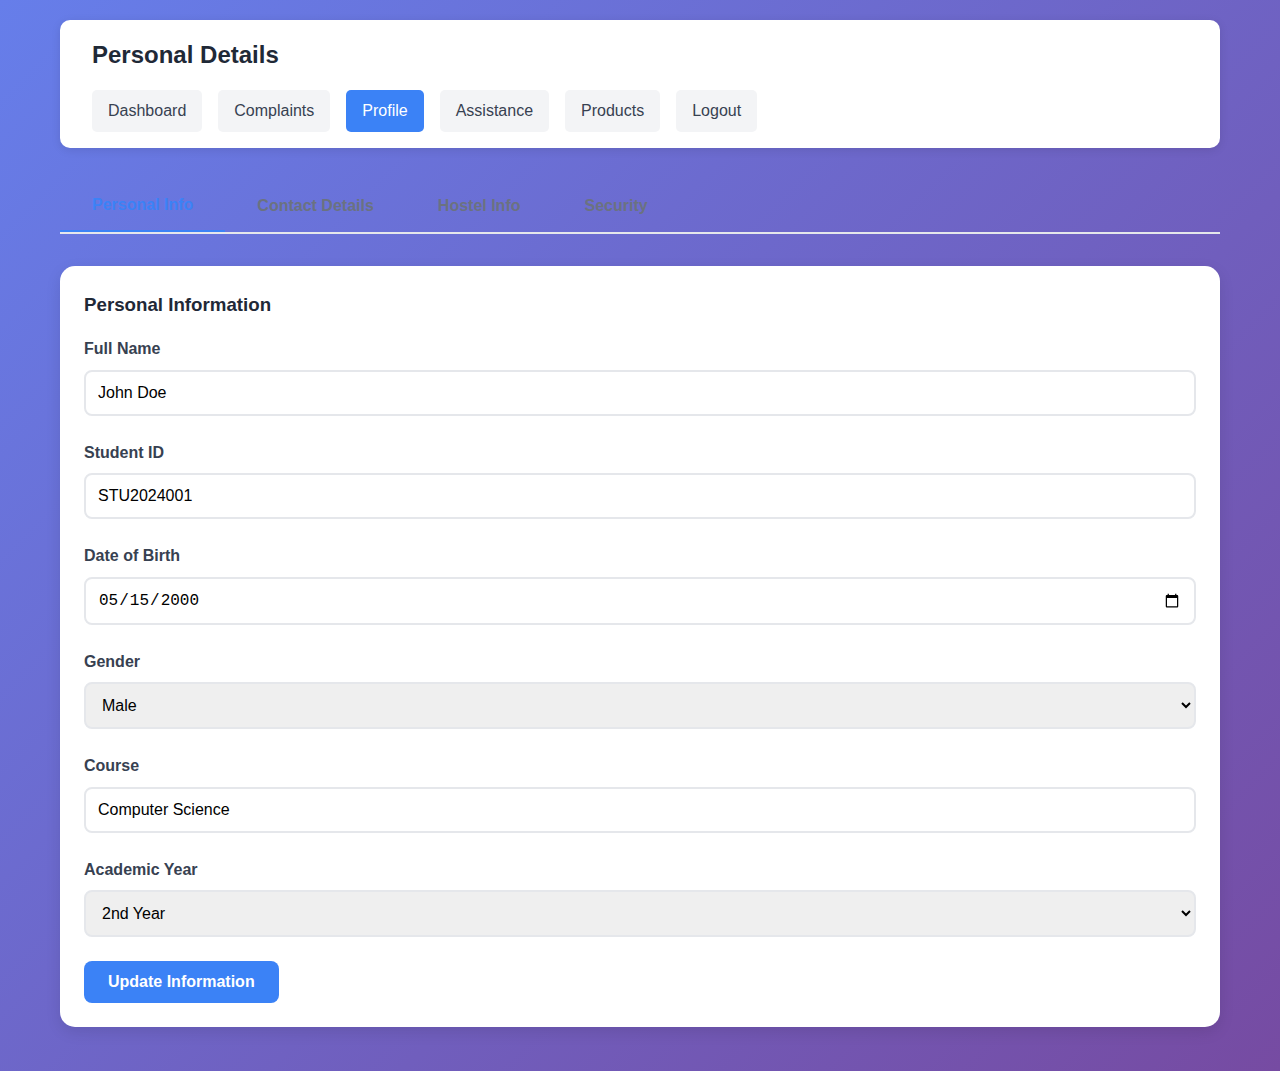
<file: studentprofile.html>
<!DOCTYPE html>
<html lang="en">
<head>
    <meta charset="UTF-8">
    <meta name="viewport" content="width=device-width, initial-scale=1.0">
    <title>Profile - Hostel Management</title>
    <link rel="stylesheet" href="main.css">
</head>
<body>
    <div class="container">
        <div class="nav-header">
            <h1>Personal Details</h1>
            <div class="nav-links">
                <a href="studentdashboard.html" class="nav-link">Dashboard</a>
                <a href="studentcomplaint.html" class="nav-link">Complaints</a>
                <a href="studentprofile.html" class="nav-link active">Profile</a>
                <a href="studentassistance.html" class="nav-link">Assistance</a>
                <a href="studentproduct.html" class="nav-link">Products</a>
                <a href="index.html" class="nav-link">Logout</a>
            </div>
        </div>
        
        <main class="main-content">
            <div style="width: 100%;">
                <div class="tabs">
                    <button class="tab active" onclick="switchTab('personal-info')">Personal Info</button>
                    <button class="tab" onclick="switchTab('contact-details')">Contact Details</button>
                    <button class="tab" onclick="switchTab('hostel-info')">Hostel Info</button>
                    <button class="tab" onclick="switchTab('security')">Security</button>
                </div>
                
                <!-- Personal Information -->
                <div id="personal-info" class="tab-content active">
                    <div class="card">
                        <h3>Personal Information</h3>
                        <form id="personalInfoForm">
                            <div class="form-group">
                                <label for="fullName">Full Name</label>
                                <input type="text" id="fullName" value="John Doe">
                            </div>
                            <div class="form-group">
                                <label for="studentId">Student ID</label>
                                <input type="text" id="studentId" value="STU2024001" readonly>
                            </div>
                            <div class="form-group">
                                <label for="dateOfBirth">Date of Birth</label>
                                <input type="date" id="dateOfBirth" value="2000-05-15">
                            </div>
                            <div class="form-group">
                                <label for="gender">Gender</label>
                                <select id="gender">
                                    <option value="male" selected>Male</option>
                                    <option value="female">Female</option>
                                    <option value="other">Other</option>
                                </select>
                            </div>
                            <div class="form-group">
                                <label for="course">Course</label>
                                <input type="text" id="course" value="Computer Science">
                            </div>
                            <div class="form-group">
                                <label for="year">Academic Year</label>
                                <select id="year">
                                    <option value="1">1st Year</option>
                                    <option value="2" selected>2nd Year</option>
                                    <option value="3">3rd Year</option>
                                    <option value="4">4th Year</option>
                                </select>
                            </div>
                            <button type="submit" class="btn btn-primary">Update Information</button>
                        </form>
                    </div>
                </div>
                
                <!-- Contact Details -->
                <div id="contact-details" class="tab-content">
                    <div class="card">
                        <h3>Contact Information</h3>
                        <form id="contactForm">
                            <div class="form-group">
                                <label for="email">Email Address</label>
                                <input type="email" id="email" value="john.doe@university.edu">
                            </div>
                            <div class="form-group">
                                <label for="phone">Phone Number</label>
                                <input type="tel" id="phone" value="+1234567890">
                            </div>
                            <div class="form-group">
                                <label for="alternatePhone">Alternate Phone</label>
                                <input type="tel" id="alternatePhone" value="+0987654321">
                            </div>
                            <div class="form-group">
                                <label for="homeAddress">Home Address</label>
                                <textarea id="homeAddress" rows="3">123 Main Street, City, State 12345</textarea>
                            </div>
                            <h4 style="margin: 2rem 0 1rem 0;">Emergency Contact</h4>
                            <div class="form-group">
                                <label for="emergencyName">Emergency Contact Name</label>
                                <input type="text" id="emergencyName" value="Jane Doe">
                            </div>
                            <div class="form-group">
                                <label for="emergencyRelation">Relationship</label>
                                <input type="text" id="emergencyRelation" value="Mother">
                            </div>
                            <div class="form-group">
                                <label for="emergencyPhone">Emergency Contact Phone</label>
                                <input type="tel" id="emergencyPhone" value="+1122334455">
                            </div>
                            <button type="submit" class="btn btn-primary">Update Contact Details</button>
                        </form>
                    </div>
                </div>
                
                <!-- Hostel Information -->
                <div id="hostel-info" class="tab-content">
                    <div class="card">
                        <h3>Hostel Assignment</h3>
                        <div style="display: grid; grid-template-columns: repeat(auto-fit, minmax(200px, 1fr)); gap: 1rem; margin-bottom: 2rem;">
                            <div style="text-align: center;">
                                <div style="font-size: 2rem; margin-bottom: 0.5rem;">🏠</div>
                                <strong>Block A</strong>
                                <div style="color: #6b7280;">Building</div>
                            </div>
                            <div style="text-align: center;">
                                <div style="font-size: 2rem; margin-bottom: 0.5rem;">🚪</div>
                                <strong>205</strong>
                                <div style="color: #6b7280;">Room Number</div>
                            </div>
                            <div style="text-align: center;">
                                <div style="font-size: 2rem; margin-bottom: 0.5rem;">👥</div>
                                <strong>2</strong>
                                <div style="color: #6b7280;">Occupancy</div>
                            </div>
                            <div style="text-align: center;">
                                <div style="font-size: 2rem; margin-bottom: 0.5rem;">📅</div>
                                <strong>Aug 2024</strong>
                                <div style="color: #6b7280;">Check-in Date</div>
                            </div>
                        </div>
                        
                        <h4>Room Facilities</h4>
                        <div style="display: grid; grid-template-columns: repeat(auto-fit, minmax(150px, 1fr)); gap: 1rem; margin-top: 1rem;">
                            <div style="display: flex; align-items: center; gap: 0.5rem;">
                                <span style="color: #10b981;">✓</span> Air Conditioning
                            </div>
                            <div style="display: flex; align-items: center; gap: 0.5rem;">
                                <span style="color: #10b981;">✓</span> Wi-Fi
                            </div>
                            <div style="display: flex; align-items: center; gap: 0.5rem;">
                                <span style="color: #10b981;">✓</span> Study Table
                            </div>
                            <div style="display: flex; align-items: center; gap: 0.5rem;">
                                <span style="color: #10b981;">✓</span> Wardrobe
                            </div>
                            <div style="display: flex; align-items: center; gap: 0.5rem;">
                                <span style="color: #10b981;">✓</span> Attached Bathroom
                            </div>
                            <div style="display: flex; align-items: center; gap: 0.5rem;">
                                <span style="color: #10b981;">✓</span> Balcony
                            </div>
                        </div>
                    </div>
                </div>
                
                <!-- Security Settings -->
                <div id="security" class="tab-content">
                    <div class="card">
                        <h3>Security Settings</h3>
                        <form id="securityForm">
                            <div class="form-group">
                                <label for="currentPassword">Current Password</label>
                                <input type="password" id="currentPassword">
                            </div>
                            <div class="form-group">
                                <label for="newPassword">New Password</label>
                                <input type="password" id="newPassword">
                            </div>
                            <div class="form-group">
                                <label for="confirmNewPassword">Confirm New Password</label>
                                <input type="password" id="confirmNewPassword">
                            </div>
                            <button type="submit" class="btn btn-primary">Change Password</button>
                        </form>
                        
                        <div style="margin-top: 2rem; padding-top: 2rem; border-top: 1px solid #e5e7eb;">
                            <h4>Account Activity</h4>
                            <div style="margin-top: 1rem;">
                                <div style="display: flex; justify-content: space-between; padding: 0.5rem 0;">
                                    <span>Last Login</span>
                                    <span style="color: #6b7280;">Today, 2:30 PM</span>
                                </div>
                                <div style="display: flex; justify-content: space-between; padding: 0.5rem 0;">
                                    <span>Password Last Changed</span>
                                    <span style="color: #6b7280;">30 days ago</span>
                                </div>
                                <div style="display: flex; justify-content: space-between; padding: 0.5rem 0;">
                                    <span>Account Created</span>
                                    <span style="color: #6b7280;">Aug 15, 2024</span>
                                </div>
                            </div>
                        </div>
                    </div>
                </div>
            </div>
        </main>
    </div>
    
    <script>// Profile management functionality
function switchTab(tabName) {
  const tabContents = document.querySelectorAll(".tab-content")
  tabContents.forEach((content) => {
    content.classList.remove("active")
  })

  const tabs = document.querySelectorAll(".tab")
  tabs.forEach((tab) => {
    tab.classList.remove("active")
  })

  document.getElementById(tabName).classList.add("active")
  event.target.classList.add("active")
}

// Handle personal info form submission
document.getElementById("personalInfoForm")?.addEventListener("submit", (e) => {
  e.preventDefault()
  showNotification("Personal information updated successfully!", "success")
})

// Handle contact form submission
document.getElementById("contactForm")?.addEventListener("submit", (e) => {
  e.preventDefault()
  showNotification("Contact details updated successfully!", "success")
})

// Handle security form submission
document.getElementById("securityForm")?.addEventListener("submit", function (e) {
  e.preventDefault()

  const currentPassword = document.getElementById("currentPassword").value
  const newPassword = document.getElementById("newPassword").value
  const confirmNewPassword = document.getElementById("confirmNewPassword").value

  if (!currentPassword || !newPassword || !confirmNewPassword) {
    showNotification("Please fill in all password fields", "error")
    return
  }

  if (newPassword !== confirmNewPassword) {
    showNotification("New passwords do not match", "error")
    return
  }

  if (newPassword.length < 6) {
    showNotification("Password must be at least 6 characters", "error")
    return
  }

  showNotification("Password changed successfully!", "success")
  this.reset()
})

function showNotification(message, type = "success") {
  const notification = document.createElement("div")
  notification.style.cssText = `
        position: fixed;
        top: 20px;
        right: 20px;
        padding: 1rem 1.5rem;
        border-radius: 8px;
        color: white;
        font-weight: 600;
        z-index: 1000;
        background: ${type === "success" ? "#10b981" : "#ef4444"};
    `

  notification.textContent = message
  document.body.appendChild(notification)

  setTimeout(() => {
    notification.remove()
  }, 3000)
}
</script>
</body>
</html>
</file>
<file: index.css>
* {
            margin: 0;
            padding: 0;
            box-sizing: border-box;
        }

        body {
            font-family: 'Segoe UI', Tahoma, Geneva, Verdana, sans-serif;
            background: linear-gradient(135deg, #667eea 0%, #764ba2 100%);
            min-height: 100vh;
            color: #333;
        }

        .container {
            max-width: 1200px;
            margin: 0 auto;
            padding: 0 20px;
        }

        /* Header */
        .header {
            background: rgba(255, 255, 255, 0.95);
            backdrop-filter: blur(10px);
            box-shadow: 0 4px 30px rgba(0, 0, 0, 0.1);
            padding: 1rem 0;
            position: sticky;
            top: 0;
            z-index: 100;
        }

        .nav {
            display: flex;
            justify-content: space-between;
            align-items: center;
        }

        .logo {
            font-size: 1.8rem;
            font-weight: bold;
            color: #667eea;
            display: flex;
            align-items: center;
            gap: 10px;
        }

        .logo::before {
            content: "🏠";
            font-size: 2rem;
        }

        .login-buttons {
            display: flex;
            gap: 15px;
        }

        .btn {
            padding: 12px 24px;
            border: none;
            border-radius: 25px;
            font-weight: 600;
            text-decoration: none;
            transition: all 0.3s ease;
            cursor: pointer;
            font-size: 14px;
        }

        .btn-primary {
            background: linear-gradient(135deg, #667eea, #764ba2);
            color: white;
        }

        .btn-secondary {
            background: transparent;
            color: #667eea;
            border: 2px solid #667eea;
        }

        .btn:hover {
            transform: translateY(-2px);
            box-shadow: 0 8px 25px rgba(0, 0, 0, 0.15);
        }

        /* Hero Section */
        .hero {
            text-align: center;
            padding: 100px 0;
            color: white;
        }

        .hero h1 {
            font-size: 3.5rem;
            margin-bottom: 20px;
            font-weight: 700;
            text-shadow: 2px 2px 4px rgba(0, 0, 0, 0.3);
        }

        .hero p {
            font-size: 1.3rem;
            margin-bottom: 40px;
            opacity: 0.9;
            max-width: 600px;
            margin-left: auto;
            margin-right: auto;
            line-height: 1.6;
        }

        .cta-buttons {
            display: flex;
            gap: 20px;
            justify-content: center;
            flex-wrap: wrap;
        }

        .btn-large {
            padding: 18px 40px;
            font-size: 1.1rem;
            border-radius: 30px;
        }

        /* Features Section */
        .features {
            background: white;
            padding: 80px 0;
        }

        .features h2 {
            text-align: center;
            font-size: 2.5rem;
            margin-bottom: 60px;
            color: #333;
        }

        .features-grid {
            display: grid;
            grid-template-columns: repeat(auto-fit, minmax(300px, 1fr));
            gap: 40px;
        }

        .feature-card {
            background: white;
            padding: 40px 30px;
            border-radius: 20px;
            text-align: center;
            box-shadow: 0 10px 40px rgba(0, 0, 0, 0.1);
            transition: transform 0.3s ease;
            border: 1px solid #f0f0f0;
        }

        .feature-card:hover {
            transform: translateY(-10px);
            box-shadow: 0 20px 60px rgba(0, 0, 0, 0.15);
        }

        .feature-icon {
            font-size: 3rem;
            margin-bottom: 20px;
        }

        .feature-card h3 {
            font-size: 1.4rem;
            margin-bottom: 15px;
            color: #333;
        }

        .feature-card p {
            color: #666;
            line-height: 1.6;
        }

        /* Footer */
        .footer {
            background: #333;
            color: white;
            text-align: center;
            padding: 30px 0;
        }

        /* Responsive */
        @media (max-width: 768px) {
            .nav {
                flex-direction: column;
                gap: 20px;
            }

            .hero h1 {
                font-size: 2.5rem;
            }

            .hero p {
                font-size: 1.1rem;
            }

            .cta-buttons {
                flex-direction: column;
                align-items: center;
            }

            .login-buttons {
                flex-direction: column;
                width: 100%;
            }
        }

        /* Panel Selection Modal */
        .modal {
            display: none;
            position: fixed;
            top: 0;
            left: 0;
            width: 100%;
            height: 100%;
            background: rgba(0, 0, 0, 0.8);
            z-index: 1000;
        }

        .modal-content {
            position: absolute;
            top: 50%;
            left: 50%;
            transform: translate(-50%, -50%);
            background: white;
            padding: 40px;
            border-radius: 20px;
            text-align: center;
            min-width: 400px;
            box-shadow: 0 20px 60px rgba(0, 0, 0, 0.3);
        }

        .modal h2 {
            margin-bottom: 30px;
            color: #333;
        }

        .panel-buttons {
            display: flex;
            gap: 20px;
            justify-content: center;
            flex-wrap: wrap;
        }

        .close {
            position: absolute;
            top: 15px;
            right: 20px;
            font-size: 24px;
            cursor: pointer;
            color: #666;
        }

        .panel-btn {
            display: flex;
            flex-direction: column;
            align-items: center;
            padding: 30px 40px;
            background: #f8f9fa;
            border: 2px solid #e9ecef;
            border-radius: 15px;
            transition: all 0.3s ease;
            text-decoration: none;
            color: #333;
            min-width: 150px;
        }

        .panel-btn:hover {
            background: linear-gradient(135deg, #667eea, #764ba2);
            color: white;
            transform: translateY(-5px);
            box-shadow: 0 10px 30px rgba(0, 0, 0, 0.2);
        }

        .panel-btn .icon {
            font-size: 3rem;
            margin-bottom: 15px;
        }

        .panel-btn .title {
            font-size: 1.2rem;
            font-weight: 600;
        }
</file>
<file: adminlogin.css>
* {
            margin: 0;
            padding: 0;
            box-sizing: border-box;
        }

        body {
            font-family: 'Segoe UI', Tahoma, Geneva, Verdana, sans-serif;
            background: linear-gradient(135deg, #2c5f2d 0%, #97bc62 100%);
            min-height: 100vh;
            display: flex;
            align-items: center;
            justify-content: center;
            padding: 20px;
        }

        .auth-container {
            background: rgba(255, 255, 255, 0.95);
            backdrop-filter: blur(10px);
            border-radius: 20px;
            box-shadow: 0 20px 60px rgba(0, 0, 0, 0.2);
            padding: 40px;
            width: 100%;
            max-width: 450px;
            position: relative;
            overflow: hidden;
        }

        .auth-container::before {
            content: '';
            position: absolute;
            top: 0;
            left: 0;
            right: 0;
            height: 4px;
            background: linear-gradient(90deg, #2c5f2d, #97bc62);
        }

        .back-btn {
            position: absolute;
            top: 20px;
            left: 20px;
            background: none;
            border: none;
            font-size: 1.5rem;
            cursor: pointer;
            color: #666;
            transition: color 0.3s ease;
        }

        .back-btn:hover {
            color: #2c5f2d;
        }

        .auth-header {
            text-align: center;
            margin-bottom: 40px;
        }

        .auth-icon {
            font-size: 4rem;
            margin-bottom: 20px;
            color: #2c5f2d;
        }

        .auth-title {
            font-size: 2rem;
            color: #333;
            margin-bottom: 10px;
        }

        .auth-subtitle {
            color: #666;
            font-size: 1rem;
        }

        .form-container {
            position: relative;
        }

        .form {
            display: none;
        }

        .form.active {
            display: block;
        }

        .form-group {
            margin-bottom: 25px;
        }

        .form-group label {
            display: block;
            margin-bottom: 8px;
            color: #333;
            font-weight: 500;
        }

        .form-input {
            width: 100%;
            padding: 15px;
            border: 2px solid #e1e5e9;
            border-radius: 10px;
            font-size: 16px;
            transition: all 0.3s ease;
            background: white;
        }

        .form-input:focus {
            outline: none;
            border-color: #2c5f2d;
            box-shadow: 0 0 0 3px rgba(44, 95, 45, 0.1);
        }

        .form-input.error {
            border-color: #e74c3c;
            box-shadow: 0 0 0 3px rgba(231, 76, 60, 0.1);
        }

        .error-message {
            color: #e74c3c;
            font-size: 14px;
            margin-top: 5px;
            display: none;
        }

        .btn {
            width: 100%;
            padding: 15px;
            background: linear-gradient(135deg, #2c5f2d, #97bc62);
            color: white;
            border: none;
            border-radius: 10px;
            font-size: 16px;
            font-weight: 600;
            cursor: pointer;
            transition: all 0.3s ease;
            margin-bottom: 20px;
        }

        .btn:hover {
            transform: translateY(-2px);
            box-shadow: 0 10px 25px rgba(44, 95, 45, 0.3);
        }

        .btn:active {
            transform: translateY(0);
        }

        .form-toggle {
            text-align: center;
            margin-top: 20px;
        }

        .form-toggle a {
            color: #2c5f2d;
            text-decoration: none;
            font-weight: 500;
            transition: color 0.3s ease;
        }

        .form-toggle a:hover {
            color: #97bc62;
        }

        .tabs {
            display: flex;
            margin-bottom: 30px;
            background: #f8f9fa;
            border-radius: 10px;
            padding: 5px;
        }

        .tab-btn {
            flex: 1;
            padding: 12px;
            background: none;
            border: none;
            border-radius: 8px;
            font-weight: 500;
            cursor: pointer;
            transition: all 0.3s ease;
            color: #666;
        }

        .tab-btn.active {
            background: linear-gradient(135deg, #2c5f2d, #97bc62);
            color: white;
        }

        .password-toggle {
            position: relative;
        }

        .password-toggle-btn {
            position: absolute;
            right: 15px;
            top: 50%;
            transform: translateY(-50%);
            background: none;
            border: none;
            cursor: pointer;
            color: #666;
            font-size: 18px;
        }

        .loading {
            display: none;
            text-align: center;
            margin-top: 10px;
        }

        .spinner {
            border: 2px solid #f3f3f3;
            border-top: 2px solid #2c5f2d;
            border-radius: 50%;
            width: 20px;
            height: 20px;
            animation: spin 1s linear infinite;
            margin: 0 auto;
        }

        @keyframes spin {
            0% { transform: rotate(0deg); }
            100% { transform: rotate(360deg); }
        }

        @media (max-width: 480px) {
            .auth-container {
                padding: 30px 20px;
                margin: 10px;
            }

            .auth-title {
                font-size: 1.5rem;
            }
        }

        .success-message {
            background: #d4edda;
            color: #155724;
            padding: 12px;
            border-radius: 8px;
            margin-bottom: 20px;
            border: 1px solid #c3e6cb;
            display: none;
        }

        .form-select {
            width: 100%;
            padding: 15px;
            border: 2px solid #e1e5e9;
            border-radius: 10px;
            font-size: 16px;
            transition: all 0.3s ease;
            background: white;
            cursor: pointer;
        }

        .form-select:focus {
            outline: none;
            border-color: #2c5f2d;
            box-shadow: 0 0 0 3px rgba(44, 95, 45, 0.1);
        }
</file>
<file: complaintmanagement.css>
/* Complaint Management Page */

/* Page Header */
.page-header {
    margin-bottom: 30px;
    text-align: left;
}

.page-header h2 {
    font-size: 2rem;
    color: #2c5f2d;
    margin-bottom: 8px;
}

.page-header p {
    font-size: 1rem;
    color: #666;
}

/* Back Button */
.back-btn {
    background: #2c5f2d;
    color: white;
    border: none;
    padding: 10px 18px;
    border-radius: 8px;
    font-size: 0.9rem;
    cursor: pointer;
    transition: all 0.3s ease;
    margin-bottom: 20px;
}
.back-btn:hover {
    background: #244b23;
    transform: translateY(-2px);
}

/* Mini Stats */
.mini-stats {
    display: grid;
    grid-template-columns: repeat(auto-fit, minmax(150px, 1fr));
    gap: 20px;
    margin-bottom: 30px;
}

.mini-stat {
    background: white;
    border-radius: 12px;
    padding: 20px;
    text-align: center;
    box-shadow: 0 4px 15px rgba(0, 0, 0, 0.08);
    transition: transform 0.3s ease;
}
.mini-stat:hover {
    transform: translateY(-4px);
}
.mini-stat-number {
    font-size: 1.8rem;
    font-weight: 700;
    color: #2c5f2d;
}
.mini-stat-label {
    font-size: 0.95rem;
    color: #666;
}

/* Section Card */
.section-card {
    background: white;
    border-radius: 12px;
    padding: 25px;
    margin-bottom: 30px;
    box-shadow: 0 4px 15px rgba(0, 0, 0, 0.08);
}

.section-header h3 {
    font-size: 1.3rem;
    font-weight: 600;
    color: #333;
    margin-bottom: 15px;
}

/* Filters */
.search-controls {
    display: flex;
    gap: 15px;
    flex-wrap: wrap;
}
.filter-select {
    padding: 10px 15px;
    border-radius: 8px;
    border: 1px solid #ddd;
    background: #f9f9f9;
    font-size: 0.95rem;
    cursor: pointer;
    transition: all 0.3s ease;
}
.filter-select:hover {
    border-color: #2c5f2d;
}

/* Complaints Grid */
.complaints-grid {
    display: grid;
    gap: 20px;
}

.complaint-card {
    background: #fff;
    border-radius: 12px;
    padding: 20px;
    box-shadow: 0 4px 15px rgba(0, 0, 0, 0.08);
    transition: transform 0.3s ease;
}
.complaint-card:hover {
    transform: translateY(-5px);
}

/* Complaint Header */
.complaint-header {
    display: flex;
    justify-content: space-between;
    align-items: center;
    margin-bottom: 12px;
}

.complaint-id {
    font-weight: 600;
    color: #2c5f2d;
}

.priority-badge {
    padding: 4px 10px;
    border-radius: 12px;
    font-size: 0.8rem;
    font-weight: 500;
}
.priority-urgent { background: #ffebee; color: #c62828; }
.priority-high { background: #fff3e0; color: #ef6c00; }
.priority-medium { background: #e3f2fd; color: #1976d2; }
.priority-low { background: #e8f5e8; color: #2e7d32; }

/* Complaint Description */
.complaint-description {
    color: #555;
    margin-bottom: 15px;
}

/* Complaint Meta */
.complaint-meta {
    font-size: 0.85rem;
    color: #777;
    display: flex;
    justify-content: space-between;
    margin-bottom: 12px;
}

/* Complaint Status */
.complaint-status {
    display: flex;
    align-items: center;
    justify-content: space-between;
}

.status-badge {
    padding: 5px 10px;
    border-radius: 12px;
    font-size: 0.8rem;
    font-weight: 500;
}
.status-pending { background: #fff3cd; color: #856404; }
.status-progress { background: #d1ecf1; color: #0c5460; }
.status-resolved { background: #d4edda; color: #155724; }

/* Buttons */
.btn-small {
    padding: 6px 12px;
    border: none;
    border-radius: 6px;
    cursor: pointer;
    font-size: 0.85rem;
    transition: all 0.3s ease;
}
.btn-assign { background: #fff3e0; color: #ef6c00; }
.btn-view { background: #e3f2fd; color: #1976d2; }
.btn-small:hover {
    transform: translateY(-2px);
    box-shadow: 0 2px 6px rgba(0, 0, 0, 0.12);
}

/* Responsive */
@media (max-width: 768px) {
    .mini-stats {
        grid-template-columns: 1fr 1fr;
    }
    .search-controls {
        flex-direction: column;
    }
    .complaint-meta {
        flex-direction: column;
        gap: 5px;
    }
}
</file>
<file: maintainance.css>
/* General Layout */
body {
    font-family: 'Segoe UI', Tahoma, Geneva, Verdana, sans-serif;
    background: #f5f7fa;
    color: #333;
    margin: 0;
    padding: 20px;
}

.admin-page {
    max-width: 1200px;
    margin: auto;
}

/* Page Header */
.page-header {
    margin-bottom: 30px;
    text-align: left;
}

.page-header h2 {
    font-size: 2rem;
    color: #2c5f2d;
    margin-bottom: 8px;
}

.page-header p {
    color: #666;
    font-size: 1.05rem;
}

/* Buttons */
.btn {
    padding: 10px 18px;
    border: none;
    border-radius: 8px;
    cursor: pointer;
    font-size: 0.95rem;
    transition: all 0.3s ease;
}

.back-btn {
    background: #e3f2fd;
    color: #1976d2;
    margin-bottom: 20px;
}

.btn-primary {
    background: linear-gradient(135deg, #2c5f2d, #97bc62);
    color: white;
    font-weight: 600;
}

.btn:hover {
    transform: translateY(-2px);
    box-shadow: 0 4px 12px rgba(0,0,0,0.15);
}

/* Section Cards */
.section-card {
    background: white;
    border-radius: 15px;
    padding: 25px;
    margin-bottom: 30px;
    box-shadow: 0 5px 20px rgba(0,0,0,0.08);
}

.section-header {
    display: flex;
    justify-content: space-between;
    align-items: center;
    margin-bottom: 20px;
}

.section-header h3 {
    font-size: 1.4rem;
    color: #333;
}

/* Tabs */
.maintenance-tabs {
    display: flex;
    gap: 10px;
    margin-bottom: 20px;
}

.tab-btn {
    padding: 8px 16px;
    border: none;
    border-radius: 6px;
    background: #f1f1f1;
    color: #333;
    cursor: pointer;
    transition: all 0.3s ease;
}

.tab-btn.active,
.tab-btn:hover {
    background: #2c5f2d;
    color: white;
}

/* Maintenance Grid */
.maintenance-grid {
    display: grid;
    grid-template-columns: repeat(auto-fit, minmax(320px, 1fr));
    gap: 20px;
}

.maintenance-card {
    background: white;
    border-radius: 12px;
    padding: 20px;
    box-shadow: 0 4px 15px rgba(0,0,0,0.08);
    transition: all 0.3s ease;
}

.maintenance-card:hover {
    transform: translateY(-5px);
    box-shadow: 0 10px 30px rgba(0,0,0,0.12);
}

.maintenance-header {
    display: flex;
    justify-content: space-between;
    align-items: center;
    margin-bottom: 10px;
}

.maintenance-header h4 {
    font-size: 1.1rem;
    color: #333;
}

.maintenance-type {
    font-size: 0.85rem;
    background: #e8f5e8;
    color: #2c5f2d;
    padding: 4px 10px;
    border-radius: 12px;
}

/* Maintenance Details */
.maintenance-details {
    margin: 15px 0;
}

.detail-row {
    display: flex;
    justify-content: space-between;
    margin-bottom: 6px;
}

.detail-label {
    color: #666;
    font-size: 0.9rem;
}

.detail-value {
    font-weight: 500;
    color: #333;
}

/* Priority Badges */
.priority-badge {
    padding: 4px 10px;
    border-radius: 12px;
    font-size: 0.8rem;
    font-weight: 500;
}

.priority-high {
    background: #ffebee;
    color: #c62828;
}

.priority-medium {
    background: #fff3e0;
    color: #ef6c00;
}

.priority-low {
    background: #e8f5e8;
    color: #2e7d32;
}

/* Maintenance Actions */
.maintenance-actions {
    margin-top: 15px;
}

.btn-small {
    padding: 6px 12px;
    font-size: 0.85rem;
    border: none;
    border-radius: 6px;
    cursor: pointer;
    margin-right: 8px;
    transition: all 0.3s ease;
}

.btn-start {
    background: #e8f5e8;
    color: #2e7d32;
}

.btn-edit {
    background: #fff3e0;
    color: #ef6c00;
}

.btn-small:hover {
    transform: translateY(-2px);
    box-shadow: 0 2px 8px rgba(0,0,0,0.15);
}

/* Equipment Grid */
.equipment-grid {
    display: grid;
    grid-template-columns: repeat(auto-fit, minmax(220px, 1fr));
    gap: 20px;
    margin-top: 20px;
}

.equipment-item {
    background: #f9f9f9;
    border-radius: 12px;
    padding: 20px;
    text-align: center;
    box-shadow: 0 3px 10px rgba(0,0,0,0.05);
    transition: all 0.3s ease;
}

.equipment-item:hover {
    transform: translateY(-4px);
    box-shadow: 0 8px 20px rgba(0,0,0,0.12);
}

.equipment-icon {
    font-size: 2rem;
    margin-bottom: 10px;
}

.equipment-status {
    margin-top: 8px;
    font-size: 0.9rem;
}

.status-good {
    background: #d4edda;
    color: #155724;
    padding: 4px 8px;
    border-radius: 8px;
    font-size: 0.85rem;
    display: inline-block;
    margin-bottom: 6px;
}

.status-warning {
    background: #fff3cd;
    color: #856404;
    padding: 4px 8px;
    border-radius: 8px;
    font-size: 0.85rem;
    display: inline-block;
    margin-bottom: 6px;
}

.equipment-count {
    display: block;
    color: #555;
    font-size: 0.85rem;
}
</file>
<file: reportandanalytics.css>
/* General Page Styling */
body {
  font-family: "Segoe UI", Tahoma, Geneva, Verdana, sans-serif;
  background: #f5f7fa;
  margin: 0;
  padding: 0;
  color: #333;
}

.admin-page {
  padding: 20px;
}

.page-header h2 {
  color: #2c5f2d;
  margin-bottom: 5px;
}

.page-header p {
  color: #666;
  font-size: 14px;
  margin-bottom: 20px;
}

/* Buttons */
.btn {
  padding: 10px 16px;
  border: none;
  border-radius: 6px;
  cursor: pointer;
  font-size: 14px;
  transition: all 0.2s ease;
}

.back-btn {
  background: linear-gradient(45deg, #2c5f2d, #97bc62);
  color: #fff;
}

.back-btn:hover {
  box-shadow: 0 4px 10px rgba(44, 95, 45, 0.4);
  transform: translateY(-2px);
}

/* Section Cards */
.section-card {
  background: #fff;
  border-radius: 12px;
  padding: 20px;
  margin-bottom: 25px;
  box-shadow: 0 4px 10px rgba(0,0,0,0.08);
}

.section-header h3 {
  margin: 0 0 15px;
  color: #2c5f2d;
}

/* Report Cards */
.report-options {
  display: grid;
  grid-template-columns: repeat(auto-fit, minmax(220px, 1fr));
  gap: 20px;
}

.report-card {
  background: #f9fdf9;
  border-radius: 12px;
  padding: 18px;
  text-align: center;
  transition: all 0.3s ease;
  box-shadow: 0 2px 6px rgba(0,0,0,0.05);
}

.report-card:hover {
  transform: translateY(-5px);
  box-shadow: 0 6px 14px rgba(0,0,0,0.15);
  cursor: pointer;
}

.report-icon {
  font-size: 32px;
  margin-bottom: 10px;
  background: linear-gradient(135deg, #97bc62, #2c5f2d);
  -webkit-background-clip: text;
  -webkit-text-fill-color: transparent;
}

.report-card h4 {
  margin: 8px 0;
  color: #2c5f2d;
}

.report-card p {
  font-size: 13px;
  color: #666;
}

/* Analytics Grid */
.analytics-grid {
  display: grid;
  grid-template-columns: repeat(auto-fit, minmax(350px, 1fr));
  gap: 20px;
}

.chart-container {
  background: #fff;
  border-radius: 12px;
  padding: 15px;
  box-shadow: 0 3px 8px rgba(0,0,0,0.07);
}

.chart-container h4 {
  margin-bottom: 10px;
  color: #2c5f2d;
}

.chart-placeholder {
  background: #f0f2f5;
  border-radius: 8px;
  padding: 15px;
}

/* KPI Cards */
.kpi-grid {
  display: grid;
  grid-template-columns: repeat(auto-fit, minmax(220px, 1fr));
  gap: 20px;
}

.kpi-card {
  background: #f9fdf9;
  border-radius: 12px;
  padding: 16px;
  box-shadow: 0 2px 6px rgba(0,0,0,0.05);
  transition: all 0.2s ease;
}

.kpi-card:hover {
  transform: translateY(-4px);
  box-shadow: 0 6px 12px rgba(0,0,0,0.12);
}

.kpi-value {
  font-size: 22px;
  font-weight: bold;
  margin: 6px 0;
  color: #2c5f2d;
}

.kpi-trend {
  font-size: 13px;
  font-weight: 600;
}

.kpi-trend.positive { color: #2e7d32; }
.kpi-trend.neutral { color: #777; }
.kpi-trend.negative { color: #c62828; }
</file>
<file: setting.css>
/* Page Header */
.page-header {
    margin-bottom: 30px;
}

.page-header h2 {
    font-size: 2rem;
    color: #2c5f2d;
    margin-bottom: 8px;
}

.page-header p {
    color: #666;
    font-size: 1.05rem;
}

/* Back Button */
.back-btn {
    background: #e3f2fd;
    color: #1976d2;
    margin-bottom: 20px;
}

/* Settings Navigation */
.settings-nav {
    display: flex;
    gap: 10px;
    margin-bottom: 25px;
}

.settings-tab {
    padding: 10px 18px;
    border: none;
    border-radius: 8px;
    background: #f1f1f1;
    color: #333;
    cursor: pointer;
    transition: all 0.3s ease;
    font-weight: 500;
}

.settings-tab.active,
.settings-tab:hover {
    background: #2c5f2d;
    color: white;
}

/* Section Cards */
.section-card {
    background: white;
    border-radius: 15px;
    padding: 25px;
    margin-bottom: 30px;
    box-shadow: 0 5px 20px rgba(0,0,0,0.08);
}

.section-header {
    display: flex;
    justify-content: space-between;
    align-items: center;
    margin-bottom: 20px;
}

.section-header h3 {
    font-size: 1.4rem;
    color: #333;
}

/* Forms */
.settings-form .form-group {
    margin-bottom: 18px;
}

.settings-form label {
    display: block;
    margin-bottom: 6px;
    color: #444;
    font-weight: 500;
}

.form-input,
.form-select {
    width: 100%;
    padding: 10px 14px;
    border: 1px solid #ddd;
    border-radius: 8px;
    font-size: 0.95rem;
    transition: border 0.3s ease;
}

.form-input:focus,
.form-select:focus {
    border-color: #2c5f2d;
    outline: none;
}

/* Toggle Switch */
.toggle-switch {
    position: relative;
    display: inline-block;
    width: 50px;
    height: 26px;
}

.toggle-switch input {
    display: none;
}

.slider {
    position: absolute;
    cursor: pointer;
    top: 0; left: 0; right: 0; bottom: 0;
    background-color: #ccc;
    border-radius: 26px;
    transition: .3s;
}

.slider:before {
    position: absolute;
    content: "";
    height: 20px; width: 20px;
    left: 3px; bottom: 3px;
    background-color: white;
    border-radius: 50%;
    transition: .3s;
}

.toggle-switch input:checked + .slider {
    background: #2c5f2d;
}

.toggle-switch input:checked + .slider:before {
    transform: translateX(24px);
}

/* Users Table */
.data-table {
    width: 100%;
    border-collapse: collapse;
}

.data-table th,
.data-table td {
    padding: 12px 15px;
    text-align: left;
    border-bottom: 1px solid #eee;
}

.data-table th {
    background: #f8f9fa;
    font-weight: 600;
    color: #333;
}

.data-table tbody tr:hover {
    background: #f8f9fa;
}

/* Role Badges */
.role-badge {
    padding: 4px 10px;
    border-radius: 12px;
    font-size: 0.8rem;
    font-weight: 500;
    color: white;
}

.role-admin { background: #2c5f2d; }
.role-manager { background: #44a08d; }
.role-staff { background: #1976d2; }

/* Status Badges */
.status-badge {
    padding: 4px 10px;
    border-radius: 12px;
    font-size: 0.8rem;
    font-weight: 500;
}

.status-active {
    background: #e8f5e8;
    color: #2e7d32;
}

.status-inactive {
    background: #ffebee;
    color: #c62828;
}

/* Small Action Buttons */
.btn-small {
    padding: 6px 12px;
    font-size: 0.85rem;
    border: none;
    border-radius: 6px;
    cursor: pointer;
    margin-right: 8px;
    transition: all 0.3s ease;
}

.btn-edit {
    background: #fff3e0;
    color: #ef6c00;
}

.btn-deactivate {
    background: #ffebee;
    color: #c62828;
}

.btn-small:hover {
    transform: translateY(-2px);
    box-shadow: 0 2px 8px rgba(0,0,0,0.15);
}

/* Notification Settings */
.notification-group {
    margin-bottom: 20px;
}

.notification-group h4 {
    margin-bottom: 10px;
    color: #333;
}

.notification-item {
    display: flex;
    justify-content: space-between;
    align-items: center;
    padding: 8px 0;
    border-bottom: 1px solid #f1f1f1;
}
</file>
<file: main.css>
* {
  margin: 0;
  padding: 0;
  box-sizing: border-box;
}

body {
  font-family: "Segoe UI", Tahoma, Geneva, Verdana, sans-serif;
  line-height: 1.6;
  color: #333;
  background: linear-gradient(135deg, #667eea 0%, #764ba2 100%);
  min-height: 100vh;
}

.container {
  max-width: 1200px;
  margin: 0 auto;
  padding: 20px;
  min-height: 100vh;
  display: flex;
  flex-direction: column;
}

.header {
  text-align: center;
  color: white;
  margin-bottom: 3rem;
}

.header h1 {
  font-size: 3rem;
  margin-bottom: 0.5rem;
  font-weight: 700;
}

.header p {
  font-size: 1.2rem;
  opacity: 0.9;
}

.main-content {
  flex: 1;
  display: flex;
  align-items: center;
  justify-content: center;
}

.panel-selection {
  display: grid;
  grid-template-columns: repeat(auto-fit, minmax(350px, 1fr));
  gap: 2rem;
  width: 100%;
  max-width: 800px;
}

.panel-card {
  background: white;
  border-radius: 20px;
  padding: 2.5rem;
  text-align: center;
  box-shadow: 0 20px 40px rgba(0, 0, 0, 0.1);
  transition: all 0.3s ease;
  cursor: pointer;
  border: 3px solid transparent;
}

.panel-card:hover {
  transform: translateY(-10px);
  box-shadow: 0 30px 60px rgba(0, 0, 0, 0.15);
}

.student-panel:hover {
  border-color: #3b82f6;
}

.admin-panel:hover {
  border-color: #10b981;
}

.panel-icon {
  font-size: 4rem;
  margin-bottom: 1rem;
}

.panel-card h2 {
  font-size: 1.8rem;
  margin-bottom: 1rem;
  color: #1f2937;
}

.panel-card p {
  color: #6b7280;
  margin-bottom: 2rem;
  font-size: 1.1rem;
}

.panel-btn {
  padding: 1rem 2rem;
  border: none;
  border-radius: 10px;
  font-size: 1.1rem;
  font-weight: 600;
  cursor: pointer;
  transition: all 0.3s ease;
  width: 100%;
}

.student-btn {
  background: #3b82f6;
  color: white;
}

.student-btn:hover {
  background: #2563eb;
  transform: translateY(-2px);
}

.admin-btn {
  background: #10b981;
  color: white;
}

.admin-btn:hover {
  background: #059669;
  transform: translateY(-2px);
}

.footer {
  text-align: center;
  color: white;
  margin-top: 2rem;
  opacity: 0.8;
}

/* Responsive Design */
@media (max-width: 768px) {
  .header h1 {
    font-size: 2rem;
  }

  .panel-selection {
    grid-template-columns: 1fr;
    gap: 1.5rem;
  }

  .panel-card {
    padding: 2rem;
  }
}

/* Navigation Styles */
.nav-header {
  background: white;
  padding: 1rem 2rem;
  box-shadow: 0 2px 10px rgba(0, 0, 0, 0.1);
  margin-bottom: 2rem;
  border-radius: 10px;
}

.nav-header h1 {
  color: #1f2937;
  font-size: 1.5rem;
}

.nav-links {
  display: flex;
  gap: 1rem;
  margin-top: 1rem;
  flex-wrap: wrap;
}

.nav-link {
  padding: 0.5rem 1rem;
  background: #f3f4f6;
  color: #374151;
  text-decoration: none;
  border-radius: 5px;
  transition: all 0.3s ease;
}

.nav-link:hover {
  background: #e5e7eb;
}

.nav-link.active {
  background: #3b82f6;
  color: white;
}

/* Form Styles */
.form-container {
  background: white;
  padding: 2rem;
  border-radius: 15px;
  box-shadow: 0 10px 30px rgba(0, 0, 0, 0.1);
  max-width: 500px;
  margin: 0 auto;
}

.form-group {
  margin-bottom: 1.5rem;
}

.form-group label {
  display: block;
  margin-bottom: 0.5rem;
  font-weight: 600;
  color: #374151;
}

.form-group input,
.form-group select,
.form-group textarea {
  width: 100%;
  padding: 0.75rem;
  border: 2px solid #e5e7eb;
  border-radius: 8px;
  font-size: 1rem;
  transition: border-color 0.3s ease;
}

.form-group input:focus,
.form-group select:focus,
.form-group textarea:focus {
  outline: none;
  border-color: #3b82f6;
}

.btn {
  padding: 0.75rem 1.5rem;
  border: none;
  border-radius: 8px;
  font-size: 1rem;
  font-weight: 600;
  cursor: pointer;
  transition: all 0.3s ease;
}

.btn-primary {
  background: #3b82f6;
  color: white;
}

.btn-primary:hover {
  background: #2563eb;
}

.btn-success {
  background: #10b981;
  color: white;
}

.btn-success:hover {
  background: #059669;
}

/* Card Styles */
.card {
  background: white;
  border-radius: 15px;
  padding: 1.5rem;
  box-shadow: 0 5px 15px rgba(0, 0, 0, 0.1);
  margin-bottom: 1.5rem;
}

.card h3 {
  color: #1f2937;
  margin-bottom: 1rem;
}

/* Status Badges */
.status-badge {
  padding: 0.25rem 0.75rem;
  border-radius: 20px;
  font-size: 0.875rem;
  font-weight: 600;
}

.status-pending {
  background: #fef3c7;
  color: #92400e;
}

.status-progress {
  background: #dbeafe;
  color: #1e40af;
}

.status-completed {
  background: #d1fae5;
  color: #065f46;
}

/* Tab Styles */
.tabs {
  display: flex;
  border-bottom: 2px solid #e5e7eb;
  margin-bottom: 2rem;
}

.tab {
  padding: 1rem 2rem;
  background: none;
  border: none;
  cursor: pointer;
  font-size: 1rem;
  font-weight: 600;
  color: #6b7280;
  transition: all 0.3s ease;
}

.tab.active {
  color: #3b82f6;
  border-bottom: 2px solid #3b82f6;
}

.tab-content {
  display: none;
}

.tab-content.active {
  display: block;
}
</file>
<file: studentdashboard.css>
* {
            margin: 0;
            padding: 0;
            box-sizing: border-box;
        }

        body {
            font-family: 'Segoe UI', Tahoma, Geneva, Verdana, sans-serif;
            background: #f5f7fa;
            color: #333;
            line-height: 1.6;
        }

        .dashboard-container {
            display: flex;
            min-height: 100vh;
        }

        /* Sidebar */
        .sidebar {
            width: 280px;
            background: linear-gradient(180deg, #667eea 0%, #764ba2 100%);
            color: white;
            position: fixed;
            height: 100vh;
            overflow-y: auto;
            transition: transform 0.3s ease;
            z-index: 1000;
        }

        .sidebar.mobile-hidden {
            transform: translateX(-100%);
        }

        .sidebar-header {
            padding: 30px 25px;
            text-align: center;
            border-bottom: 1px solid rgba(255, 255, 255, 0.1);
        }

        .user-avatar {
            width: 80px;
            height: 80px;
            background: rgba(255, 255, 255, 0.2);
            border-radius: 50%;
            margin: 0 auto 15px;
            display: flex;
            align-items: center;
            justify-content: center;
            font-size: 2rem;
        }

        .user-name {
            font-size: 1.2rem;
            font-weight: 600;
            margin-bottom: 5px;
        }

        .user-id {
            font-size: 0.9rem;
            opacity: 0.8;
        }

        .nav-menu {
            padding: 20px 0;
        }

        .nav-item {
            margin-bottom: 5px;
        }

        .nav-link {
            display: flex;
            align-items: center;
            padding: 15px 25px;
            color: white;
            text-decoration: none;
            transition: all 0.3s ease;
            border-left: 3px solid transparent;
        }

        .nav-link:hover, .nav-link.active {
            background: rgba(255, 255, 255, 0.1);
            border-left-color: white;
        }

        .nav-link .icon {
            margin-right: 15px;
            font-size: 1.2rem;
            width: 20px;
        }

        .logout-btn {
            position: absolute;
            bottom: 20px;
            left: 25px;
            right: 25px;
            padding: 12px;
            background: rgba(255, 255, 255, 0.1);
            border: 1px solid rgba(255, 255, 255, 0.2);
            color: white;
            border-radius: 8px;
            cursor: pointer;
            transition: all 0.3s ease;
        }

        .logout-btn:hover {
            background: rgba(255, 255, 255, 0.2);
        }

        /* Main Content */
        .main-content {
            flex: 1;
            margin-left: 280px;
            padding: 30px;
            transition: margin-left 0.3s ease;
        }

        .main-content.full-width {
            margin-left: 0;
        }

        .mobile-header {
            display: none;
            background: white;
            padding: 15px 20px;
            margin: -30px -30px 30px -30px;
            box-shadow: 0 2px 10px rgba(0, 0, 0, 0.1);
            align-items: center;
            justify-content: space-between;
        }

        .mobile-menu-btn {
            background: none;
            border: none;
            font-size: 1.5rem;
            cursor: pointer;
            color: #333;
        }

        .page-header {
            margin-bottom: 40px;
        }

        .page-title {
            font-size: 2.5rem;
            color: #333;
            margin-bottom: 10px;
        }

        .page-subtitle {
            color: #666;
            font-size: 1.1rem;
        }

        /* Dashboard Grid */
        .dashboard-grid {
            display: grid;
            grid-template-columns: repeat(auto-fit, minmax(300px, 1fr));
            gap: 30px;
            margin-bottom: 40px;
        }

        .dashboard-card {
            background: white;
            border-radius: 15px;
            padding: 30px;
            box-shadow: 0 5px 20px rgba(0, 0, 0, 0.08);
            transition: all 0.3s ease;
            cursor: pointer;
            border: 2px solid transparent;
        }

        .dashboard-card:hover {
            transform: translateY(-5px);
            box-shadow: 0 15px 40px rgba(0, 0, 0, 0.12);
            border-color: #667eea;
        }

        .card-header {
            display: flex;
            align-items: center;
            margin-bottom: 20px;
        }

        .card-icon {
            width: 60px;
            height: 60px;
            border-radius: 12px;
            display: flex;
            align-items: center;
            justify-content: center;
            font-size: 1.8rem;
            margin-right: 20px;
        }

        .card-icon.complaint { background: linear-gradient(135deg, #ff6b6b, #ee5a52); }
        .card-icon.profile { background: linear-gradient(135deg, #4ecdc4, #44a08d); }
        .card-icon.assistance { background: linear-gradient(135deg, #45b7d1, #96c93d); }
        .card-icon.electronics { background: linear-gradient(135deg, #f093fb, #f5576c); }

        .card-title {
            font-size: 1.3rem;
            font-weight: 600;
            color: #333;
            margin-bottom: 5px;
        }

        .card-description {
            color: #666;
            font-size: 0.95rem;
        }

        .card-stats {
            display: flex;
            justify-content: space-between;
            margin-top: 20px;
            padding-top: 20px;
            border-top: 1px solid #eee;
        }

        .stat-item {
            text-align: center;
        }

        .stat-value {
            font-size: 1.5rem;
            font-weight: 700;
            color: #667eea;
        }

        .stat-label {
            font-size: 0.85rem;
            color: #666;
            margin-top: 5px;
        }

        /* Quick Actions */
        .quick-actions {
            background: white;
            border-radius: 15px;
            padding: 30px;
            box-shadow: 0 5px 20px rgba(0, 0, 0, 0.08);
            margin-bottom: 30px;
        }

        .quick-actions h3 {
            margin-bottom: 20px;
            color: #333;
            font-size: 1.3rem;
        }

        .action-buttons {
            display: grid;
            grid-template-columns: repeat(auto-fit, minmax(200px, 1fr));
            gap: 15px;
        }

        .action-btn {
            display: flex;
            align-items: center;
            padding: 15px 20px;
            background: #f8f9fa;
            border: 2px solid #e9ecef;
            border-radius: 10px;
            text-decoration: none;
            color: #333;
            transition: all 0.3s ease;
        }

        .action-btn:hover {
            background: linear-gradient(135deg, #667eea, #764ba2);
            color: white;
            transform: translateY(-2px);
        }

        .action-btn .icon {
            margin-right: 12px;
            font-size: 1.3rem;
        }

        /* Recent Activity */
        .recent-activity {
            background: white;
            border-radius: 15px;
            padding: 30px;
            box-shadow: 0 5px 20px rgba(0, 0, 0, 0.08);
        }

        .activity-header {
            display: flex;
            justify-content: space-between;
            align-items: center;
            margin-bottom: 25px;
        }

        .activity-item {
            display: flex;
            align-items: center;
            padding: 15px 0;
            border-bottom: 1px solid #eee;
        }

        .activity-item:last-child {
            border-bottom: none;
        }

        .activity-icon {
            width: 40px;
            height: 40px;
            border-radius: 8px;
            display: flex;
            align-items: center;
            justify-content: center;
            margin-right: 15px;
            font-size: 1.1rem;
        }

        .activity-content {
            flex: 1;
        }

        .activity-title {
            font-weight: 500;
            margin-bottom: 3px;
        }

        .activity-time {
            font-size: 0.85rem;
            color: #666;
        }

        .activity-status {
            padding: 4px 12px;
            border-radius: 20px;
            font-size: 0.8rem;
            font-weight: 500;
        }

        .status-pending { background: #fff3cd; color: #856404; }
        .status-resolved { background: #d4edda; color: #155724; }
        .status-in-progress { background: #d1ecf1; color: #0c5460; }

        /* Responsive Design */
        @media (max-width: 768px) {
            .sidebar {
                transform: translateX(-100%);
            }

            .sidebar.mobile-visible {
                transform: translateX(0);
            }

            .main-content {
                margin-left: 0;
            }

            .mobile-header {
                display: flex;
            }

            .dashboard-grid {
                grid-template-columns: 1fr;
                gap: 20px;
            }

            .action-buttons {
                grid-template-columns: 1fr;
            }

            .page-title {
                font-size: 2rem;
            }
        }

        .overlay {
            display: none;
            position: fixed;
            top: 0;
            left: 0;
            width: 100%;
            height: 100%;
            background: rgba(0, 0, 0, 0.5);
            z-index: 999;
        }

        .overlay.active {
            display: block;
        }
</file>
<file: studentlogin.css>
* {
            margin: 0;
            padding: 0;
            box-sizing: border-box;
        }

        body {
            font-family: 'Segoe UI', Tahoma, Geneva, Verdana, sans-serif;
            background: linear-gradient(135deg, #667eea 0%, #764ba2 100%);
            min-height: 100vh;
            display: flex;
            align-items: center;
            justify-content: center;
            padding: 20px;
        }

        .auth-container {
            background: rgba(255, 255, 255, 0.95);
            backdrop-filter: blur(10px);
            border-radius: 20px;
            box-shadow: 0 20px 60px rgba(0, 0, 0, 0.2);
            padding: 40px;
            width: 100%;
            max-width: 450px;
            position: relative;
            overflow: hidden;
        }

        .auth-container::before {
            content: '';
            position: absolute;
            top: 0;
            left: 0;
            right: 0;
            height: 4px;
            background: linear-gradient(90deg, #667eea, #764ba2);
        }

        .back-btn {
            position: absolute;
            top: 20px;
            left: 20px;
            background: none;
            border: none;
            font-size: 1.5rem;
            cursor: pointer;
            color: #666;
            transition: color 0.3s ease;
        }

        .back-btn:hover {
            color: #667eea;
        }

        .auth-header {
            text-align: center;
            margin-bottom: 40px;
        }

        .auth-icon {
            font-size: 4rem;
            margin-bottom: 20px;
            color: #667eea;
        }

        .auth-title {
            font-size: 2rem;
            color: #333;
            margin-bottom: 10px;
        }

        .auth-subtitle {
            color: #666;
            font-size: 1rem;
        }

        .form-container {
            position: relative;
        }

        .form {
            display: none;
        }

        .form.active {
            display: block;
        }

        .form-group {
            margin-bottom: 25px;
        }

        .form-group label {
            display: block;
            margin-bottom: 8px;
            color: #333;
            font-weight: 500;
        }

        .form-input {
            width: 100%;
            padding: 15px;
            border: 2px solid #e1e5e9;
            border-radius: 10px;
            font-size: 16px;
            transition: all 0.3s ease;
            background: white;
        }

        .form-input:focus {
            outline: none;
            border-color: #667eea;
            box-shadow: 0 0 0 3px rgba(102, 126, 234, 0.1);
        }

        .form-input.error {
            border-color: #e74c3c;
            box-shadow: 0 0 0 3px rgba(231, 76, 60, 0.1);
        }

        .error-message {
            color: #e74c3c;
            font-size: 14px;
            margin-top: 5px;
            display: none;
        }

        .btn {
            width: 100%;
            padding: 15px;
            background: linear-gradient(135deg, #667eea, #764ba2);
            color: white;
            border: none;
            border-radius: 10px;
            font-size: 16px;
            font-weight: 600;
            cursor: pointer;
            transition: all 0.3s ease;
            margin-bottom: 20px;
        }

        .btn:hover {
            transform: translateY(-2px);
            box-shadow: 0 10px 25px rgba(102, 126, 234, 0.3);
        }

        .btn:active {
            transform: translateY(0);
        }

        .form-toggle {
            text-align: center;
            margin-top: 20px;
        }

        .form-toggle a {
            color: #667eea;
            text-decoration: none;
            font-weight: 500;
            transition: color 0.3s ease;
        }

        .form-toggle a:hover {
            color: #764ba2;
        }

        .tabs {
            display: flex;
            margin-bottom: 30px;
            background: #f8f9fa;
            border-radius: 10px;
            padding: 5px;
        }

        .tab-btn {
            flex: 1;
            padding: 12px;
            background: none;
            border: none;
            border-radius: 8px;
            font-weight: 500;
            cursor: pointer;
            transition: all 0.3s ease;
            color: #666;
        }

        .tab-btn.active {
            background: linear-gradient(135deg, #667eea, #764ba2);
            color: white;
        }

        .password-toggle {
            position: relative;
        }

        .password-toggle-btn {
            position: absolute;
            right: 15px;
            top: 50%;
            transform: translateY(-50%);
            background: none;
            border: none;
            cursor: pointer;
            color: #666;
            font-size: 18px;
        }

        .loading {
            display: none;
            text-align: center;
            margin-top: 10px;
        }

        .spinner {
            border: 2px solid #f3f3f3;
            border-top: 2px solid #667eea;
            border-radius: 50%;
            width: 20px;
            height: 20px;
            animation: spin 1s linear infinite;
            margin: 0 auto;
        }

        @keyframes spin {
            0% { transform: rotate(0deg); }
            100% { transform: rotate(360deg); }
        }

        @media (max-width: 480px) {
            .auth-container {
                padding: 30px 20px;
                margin: 10px;
            }

            .auth-title {
                font-size: 1.5rem;
            }
        }

        .success-message {
            background: #d4edda;
            color: #155724;
            padding: 12px;
            border-radius: 8px;
            margin-bottom: 20px;
            border: 1px solid #c3e6cb;
            display: none;
        }
</file>
<file: studentmanagement.css>
/* ===== Global Styles ===== */
* {
    margin: 0;
    padding: 0;
    box-sizing: border-box;
}

body {
    font-family: 'Segoe UI', Tahoma, Geneva, Verdana, sans-serif;
    background: linear-gradient(135deg, #2c5f2d 0%, #97bc62 100%);
    min-height: 100vh;
    color: #333;
}

/* ===== Header ===== */
.admin-header {
    background: linear-gradient(135deg, #2c5f2d, #97bc62);
    color: white;
    padding: 20px;
    box-shadow: 0 4px 10px rgba(0,0,0,0.15);
}

.admin-header .header-content {
    display: flex;
    justify-content: space-between;
    align-items: center;
}

.admin-header h1 {
    font-size: 24px;
    font-weight: bold;
}

.admin-header p {
    font-size: 14px;
    opacity: 0.9;
}

.header-actions {
    display: flex;
    align-items: center;
    gap: 15px;
}

.admin-info {
    font-size: 14px;
}

/* ===== Buttons ===== */
.btn {
    padding: 10px 16px;
    border: none;
    border-radius: 8px;
    cursor: pointer;
    font-weight: 600;
    transition: 0.3s ease;
}

.btn-primary {
    background: linear-gradient(135deg, #2c5f2d, #97bc62);
    color: white;
}

.btn-primary:hover {
    box-shadow: 0 6px 20px rgba(44,95,45,0.3);
    transform: translateY(-2px);
}

.logout-btn {
    background: #e74c3c;
    color: white;
}

.logout-btn:hover {
    background: #c0392b;
}

/* Small Buttons */
.btn-small {
    padding: 6px 12px;
    font-size: 13px;
    border-radius: 6px;
}

.btn-edit {
    background: #f39c12;
    color: white;
}

.btn-edit:hover { background: #d68910; }

.btn-view {
    background: #3498db;
    color: white;
}

.btn-view:hover { background: #2980b9; }

.btn-assign {
    background: #2ecc71;
    color: white;
}

.btn-assign:hover { background: #27ae60; }

.back-btn {
    background: #7f8c8d;
    color: white;
}

.back-btn:hover { background: #636e72; }

/* ===== Stats Section ===== */
.stats-grid {
    display: grid;
    grid-template-columns: repeat(auto-fit, minmax(220px, 1fr));
    gap: 20px;
    padding: 20px;
}

.stat-card {
    background: white;
    border-radius: 16px;
    padding: 20px;
    display: flex;
    align-items: center;
    gap: 15px;
    box-shadow: 0 6px 20px rgba(0,0,0,0.08);
    transition: 0.3s ease;
}

.stat-card:hover {
    transform: translateY(-5px);
}

.stat-icon {
    font-size: 32px;
}

.stat-info h3 {
    font-size: 16px;
    margin-bottom: 6px;
    color: #444;
}

.stat-number {
    font-size: 20px;
    font-weight: bold;
    color: #2c5f2d;
}

/* ===== Features Grid ===== */
.admin-features {
    display: grid;
    grid-template-columns: repeat(auto-fit, minmax(250px, 1fr));
    gap: 20px;
    padding: 20px;
}

.feature-card {
    background: white;
    padding: 20px;
    border-radius: 16px;
    text-align: center;
    cursor: pointer;
    transition: 0.3s ease;
    box-shadow: 0 6px 20px rgba(0,0,0,0.08);
}

.feature-card:hover {
    transform: translateY(-6px);
    background: #f9fbff;
}

.feature-icon {
    font-size: 36px;
    margin-bottom: 10px;
    color: #2c5f2d;
}

/* ===== Page Sections ===== */
.admin-page {
    display: none;
    padding: 20px;
}

.page-header h2 {
    color: #2c5f2d;
}

.page-header p {
    color: #555;
}

.page-content {
    margin-top: 20px;
}

/* ===== Section Cards ===== */
.section-card {
    background: white;
    padding: 20px;
    border-radius: 16px;
    margin-bottom: 20px;
    box-shadow: 0 4px 15px rgba(0,0,0,0.06);
}

.section-header {
    display: flex;
    justify-content: space-between;
    align-items: center;
}

/* ===== Search & Filters ===== */
.search-controls {
    display: flex;
    gap: 10px;
    margin-top: 15px;
    flex-wrap: wrap;
}

.search-input, 
.filter-select {
    padding: 10px 14px;
    border: 2px solid #e1e5e9;
    border-radius: 8px;
    font-size: 14px;
    background: white;
}

.search-input:focus,
.filter-select:focus {
    border-color: #2c5f2d;
    outline: none;
    box-shadow: 0 0 0 3px rgba(44,95,45,0.15);
}

/* ===== Data Table ===== */
.table-container {
    overflow-x: auto;
    margin-top: 15px;
}

.data-table {
    width: 100%;
    border-collapse: collapse;
}

.data-table th,
.data-table td {
    padding: 12px;
    border-bottom: 1px solid #eee;
    text-align: left;
    font-size: 14px;
}

.data-table th {
    background: #f0f4f1;
    color: #2c5f2d;
}

/* ===== Status Badges ===== */
.status-badge {
    padding: 4px 10px;
    border-radius: 20px;
    font-size: 12px;
    font-weight: bold;
    color: white;
}

.status-active { background: #2ecc71; }
.status-inactive { background: #7f8c8d; }
.status-suspended { background: #e67e22; }
.status-pending { background: #e74c3c; }
.status-progress { background: #3498db; }
.status-resolved { background: #2ecc71; }

/* ===== Complaints Section ===== */
.complaints-grid {
    display: grid;
    grid-template-columns: repeat(auto-fit, minmax(280px, 1fr));
    gap: 20px;
}

.complaint-card {
    background: white;
    padding: 15px;
    border-radius: 16px;
    box-shadow: 0 6px 20px rgba(0,0,0,0.08);
}

.complaint-header {
    display: flex;
    justify-content: space-between;
    margin-bottom: 10px;
    font-size: 14px;
    font-weight: bold;
    color: #2c5f2d;
}

.complaint-description {
    font-size: 14px;
    margin: 10px 0;
    color: #555;
}

.complaint-meta {
    font-size: 12px;
    color: #888;
    display: flex;
    justify-content: space-between;
}

.priority-badge {
    padding: 4px 8px;
    border-radius: 6px;
    font-size: 12px;
    color: white;
}

.priority-high { background: #e74c3c; }
.priority-medium { background: #f39c12; }
.priority-low { background: #2ecc71; }
</file>
